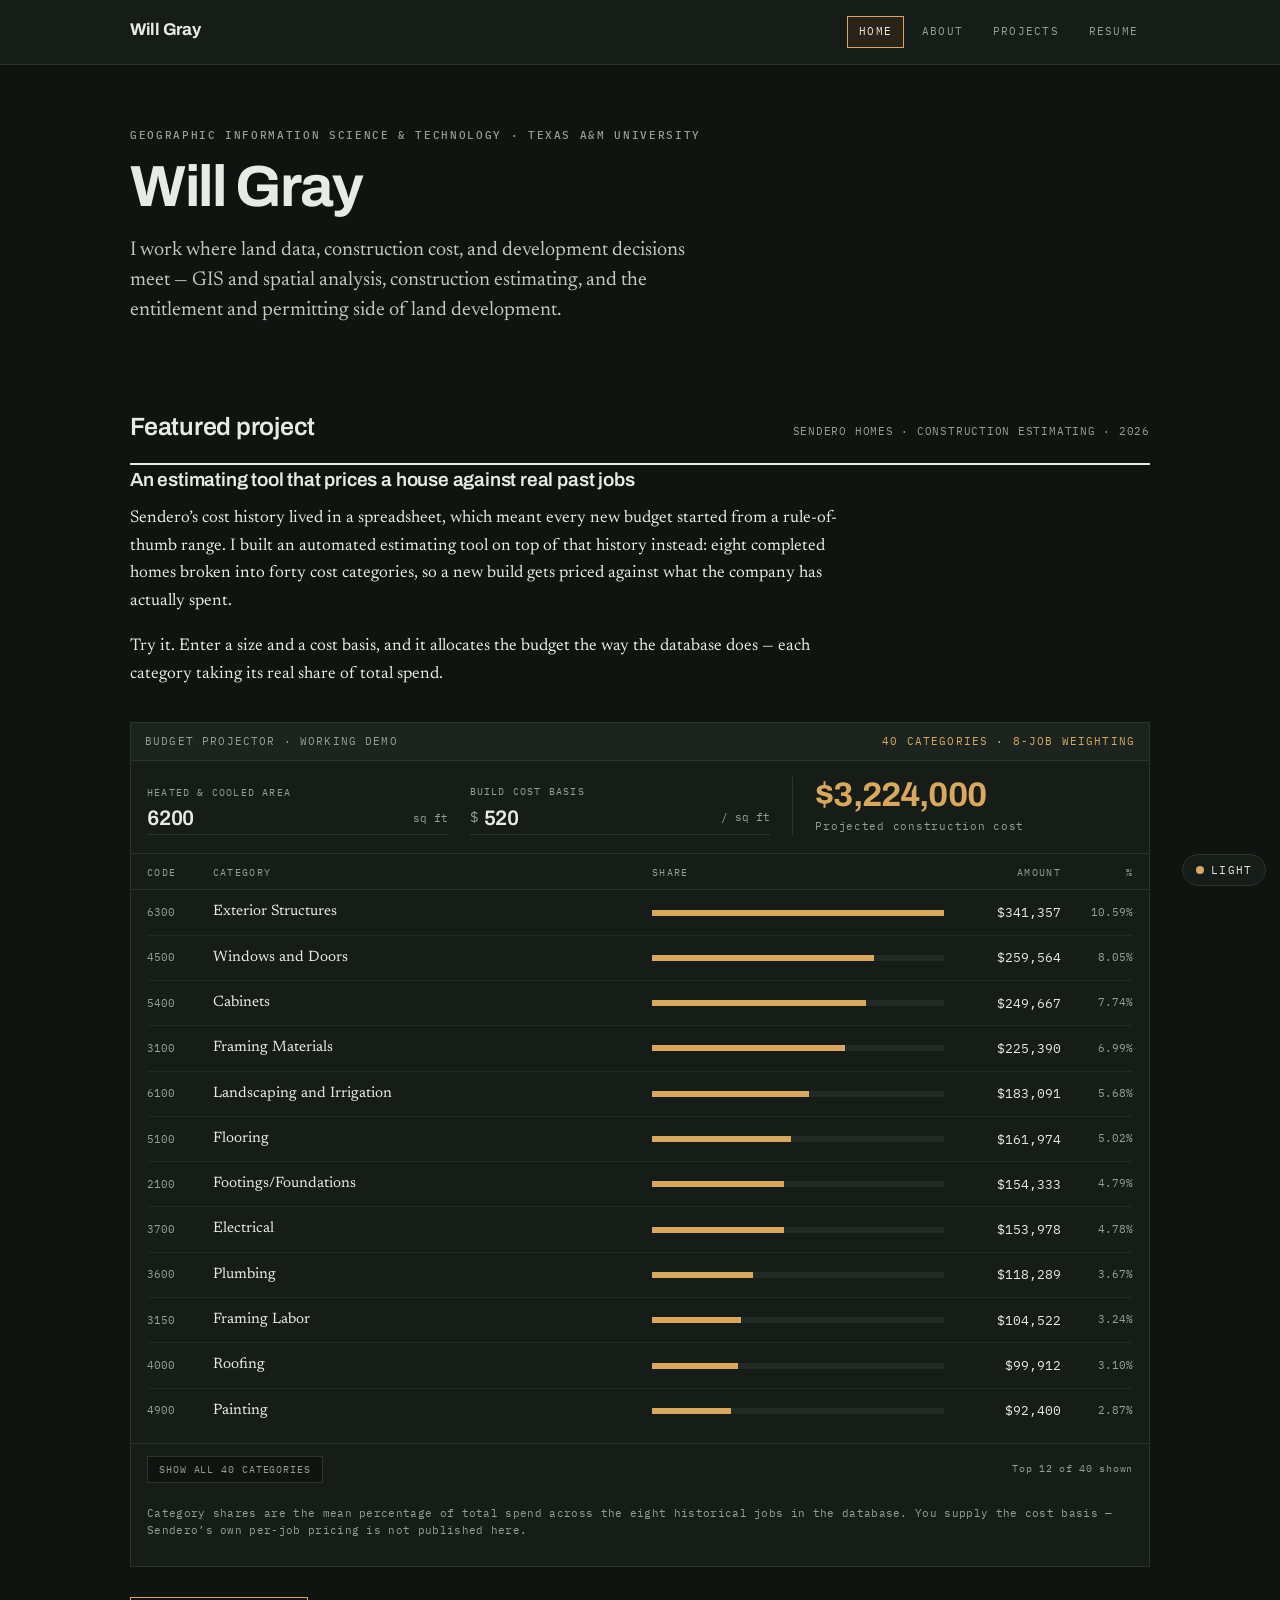
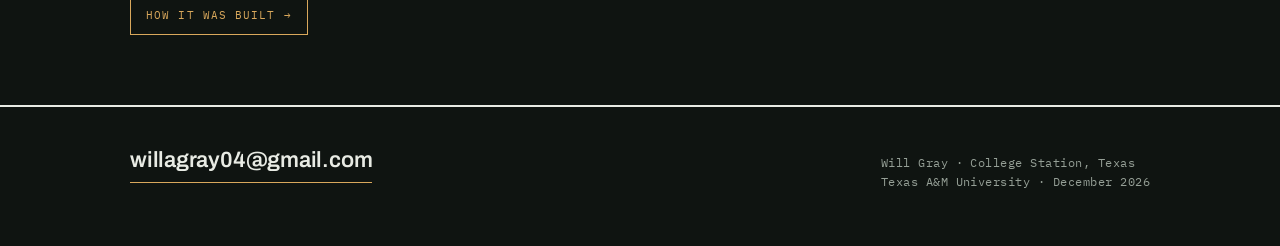
<file: index.html>
<!DOCTYPE html>
<html lang="en" data-theme="dark">
<head>
<meta charset="utf-8">
<meta name="viewport" content="width=device-width, initial-scale=1">
<title>Will Gray — Home</title>
<meta name="description" content="Portfolio of Will Gray — Geographic Information Science &amp; Technology, Texas A&amp;M University, December 2026.">
<link rel="preconnect" href="https://fonts.googleapis.com">
<link rel="preconnect" href="https://fonts.gstatic.com" crossorigin>
<link rel="stylesheet" href="https://fonts.googleapis.com/css2?family=Archivo:wght@500;600;700&family=IBM+Plex+Mono:wght@400;500;600&family=Newsreader:ital,opsz,wght@0,6..72,400;0,6..72,500;0,6..72,600;1,6..72,400&display=swap">
<link rel="stylesheet" href="style.css">
</head>
<body>

<header class="sitehead">
  <div class="frame inner">
    <a class="wordmark" href="index.html">Will Gray</a>
    <nav class="menu" aria-label="Main">
      <a href="index.html" aria-current="page">Home</a>
      <a href="about.html">About</a>
      <a href="projects.html">Projects</a>
      <a href="resume.html">Resume</a>
    </nav>
  </div>
</header>

<main class="frame">

  <div class="pagehead">
    <p class="eyebrow">Geographic Information Science &amp; Technology &middot; Texas A&amp;M University</p>
    <h1>Will Gray</h1>
    <p class="lede">
      I work where land data, construction cost, and development decisions meet &mdash;
      GIS and spatial analysis, construction estimating, and the entitlement and
      permitting side of land development.
    </p>
  </div>

  <div class="sectionhead">
    <h2>Featured project</h2>
    <span class="note">Sendero Homes &middot; Construction estimating &middot; 2026</span>
  </div>

  <div class="prose" style="max-width:74ch">
    <h3 style="margin-top:0">An estimating tool that prices a house against real past jobs</h3>
    <p>
      Sendero&rsquo;s cost history lived in a spreadsheet, which meant every new budget
      started from a rule-of-thumb range. I built an automated estimating tool on top of
      that history instead: eight completed homes broken into forty cost categories, so a
      new build gets priced against what the company has actually spent.
    </p>
    <p>
      Try it. Enter a size and a cost basis, and it allocates the budget the way the
      database does &mdash; each category taking its real share of total spend.
    </p>
  </div>

  <div class="tool" id="tool">
    <div class="panel-bar">
      <span>Budget projector &middot; working demo</span>
      <span class="hi">40 categories &middot; 8-job weighting</span>
    </div>

    <div class="tool-controls">
      <div class="field">
        <label for="t-sqft">Heated &amp; cooled area</label>
        <div class="wrap">
          <input id="t-sqft" type="number" min="500" max="30000" step="50" value="6200" inputmode="numeric">
          <span class="suf">sq ft</span>
        </div>
      </div>
      <div class="field">
        <label for="t-rate">Build cost basis</label>
        <div class="wrap">
          <span class="pre">$</span>
          <input id="t-rate" type="number" min="50" max="2000" step="5" value="520" inputmode="numeric">
          <span class="suf">/ sq ft</span>
        </div>
      </div>
      <div class="tool-total">
        <div class="amt" id="t-total">$3,224,000</div>
        <div class="sub">Projected construction cost</div>
      </div>
    </div>

    <div class="bars-head">
      <span>Code</span>
      <span>Category</span>
      <span>Share</span>
      <span class="r">Amount</span>
      <span class="r">%</span>
    </div>
    <div class="bars" id="t-bars"></div>

    <div class="tool-foot">
      <button class="chip" id="t-toggle" type="button">Show all 40 categories</button>
      <span class="tool-hint" id="t-shown">Top 12 of 40 shown</span>
    </div>

    <p class="tool-note">
      Category shares are the mean percentage of total spend across the eight historical
      jobs in the database. You supply the cost basis &mdash; Sendero&rsquo;s own per-job
      pricing is not published here.
    </p>
  </div>

  <p style="margin-top:1.8em">
    <a class="btn" href="project-2.html">How it was built &rarr;</a>
  </p>

</main>

<footer class="sitefoot">
  <div class="frame inner">
    <a class="mail" href="mailto:willagray04@gmail.com">willagray04@gmail.com</a>
    <div>
      Will Gray &middot; College Station, Texas<br>
      Texas A&amp;M University &middot; December 2026
    </div>
  </div>
</footer>

<button class="themebtn" id="themebtn" type="button" aria-label="Switch colour theme">
  <span class="dot" aria-hidden="true"></span><span id="themelabel">Light</span>
</button>

<script>
(function(){
  var root=document.documentElement,btn=document.getElementById('themebtn'),lab=document.getElementById('themelabel');
  function stored(){try{return localStorage.getItem('wg-theme')}catch(e){return null}}
  function save(v){try{localStorage.setItem('wg-theme',v)}catch(e){}}
  function cur(){return root.getAttribute('data-theme')||'dark'}
  function apply(t){root.setAttribute('data-theme',t);lab.textContent=t==='dark'?'Light':'Dark'}
  var s=stored();
  if(s==='dark'||s==='light'){apply(s)}else{lab.textContent=cur()==='dark'?'Light':'Dark'}
  btn.addEventListener('click',function(){var n=cur()==='dark'?'light':'dark';apply(n);save(n)});
})();
</script>
<script src="estimator.js"></script>

</body>
</html>
</file>
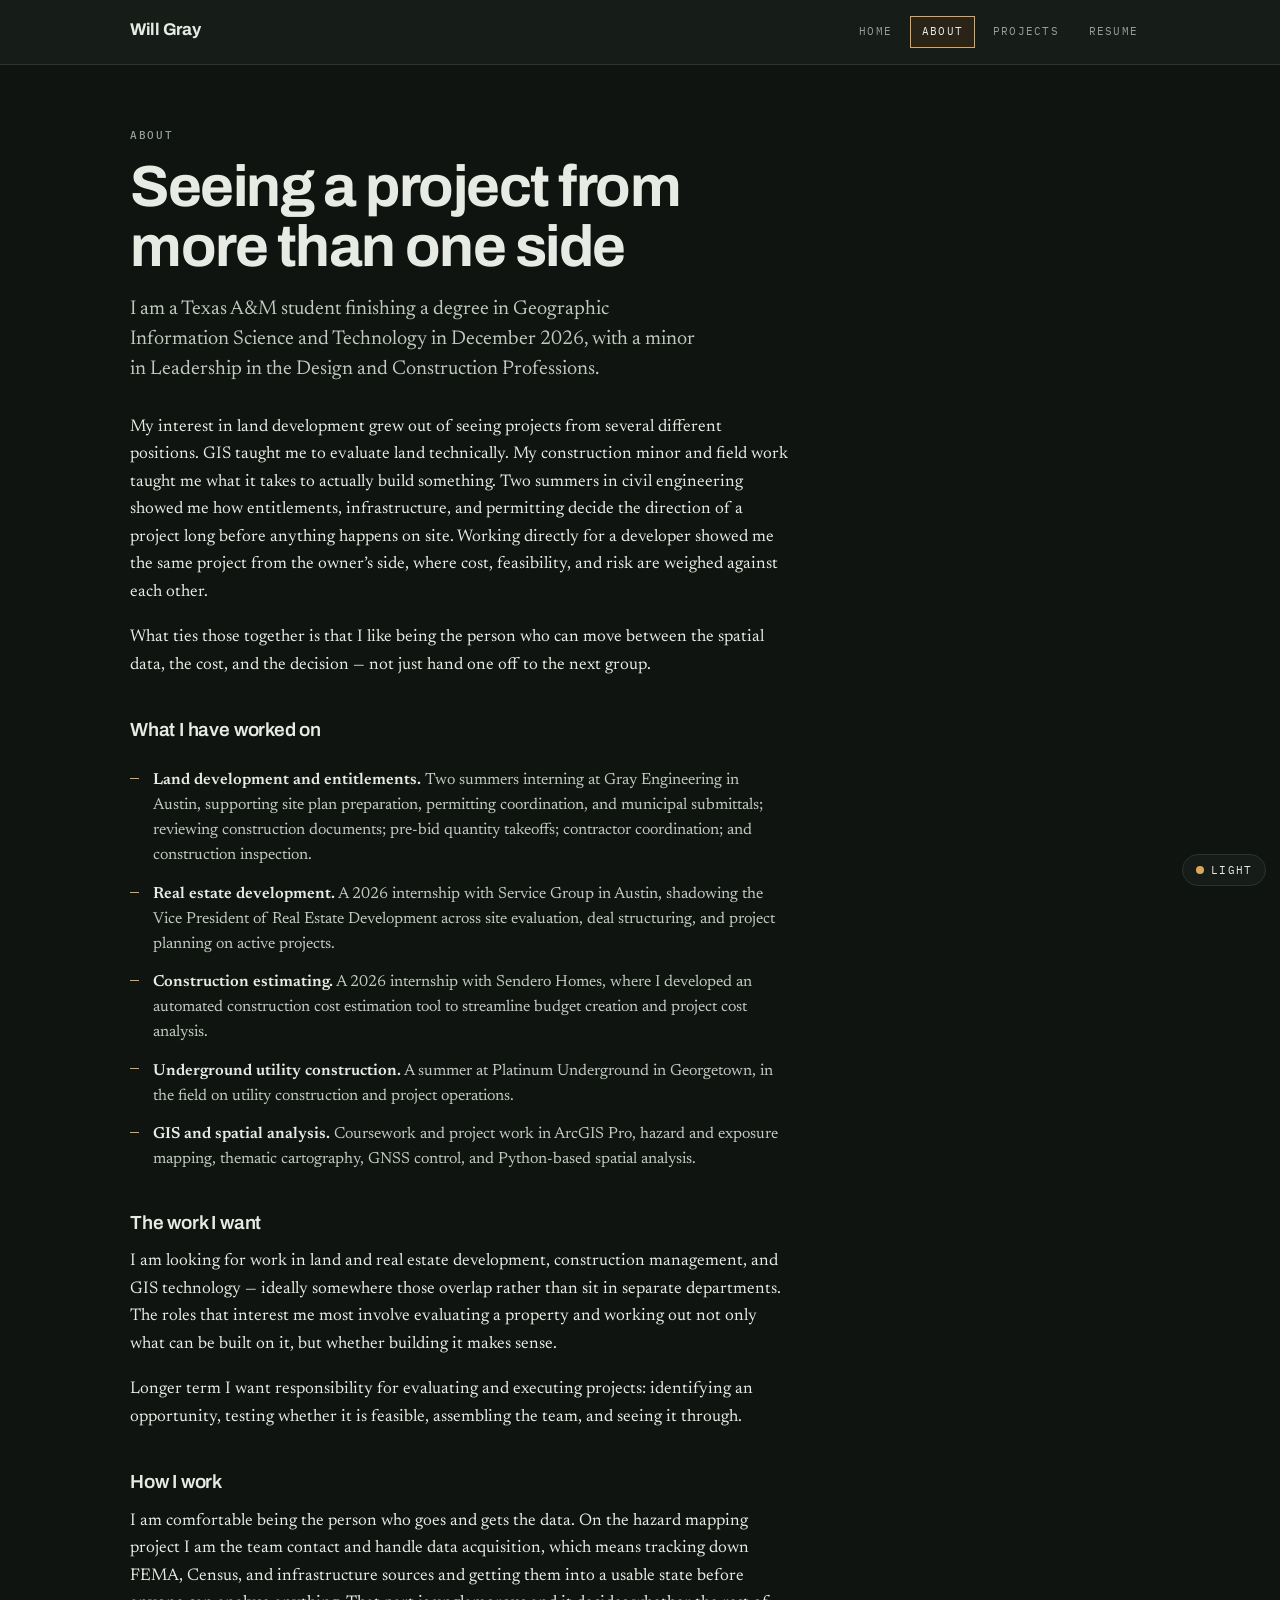
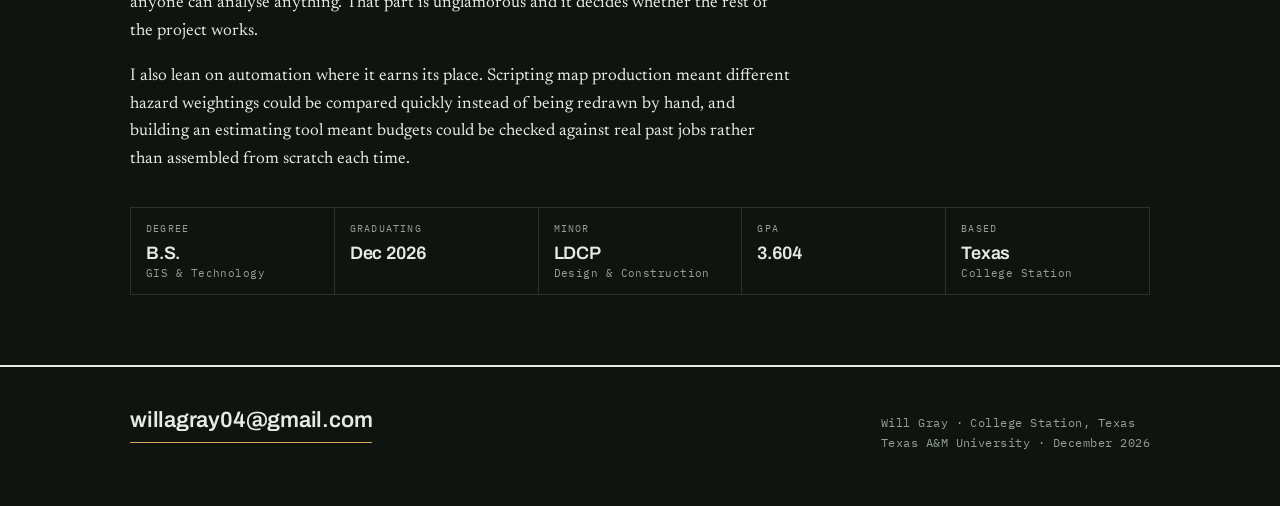
<file: about.html>
<!DOCTYPE html>
<html lang="en" data-theme="dark">
<head>
<meta charset="utf-8">
<meta name="viewport" content="width=device-width, initial-scale=1">
<title>Will Gray — About</title>
<meta name="description" content="About Will Gray and the work he is looking for in land development, construction, and GIS.">
<link rel="preconnect" href="https://fonts.googleapis.com">
<link rel="preconnect" href="https://fonts.gstatic.com" crossorigin>
<link rel="stylesheet" href="https://fonts.googleapis.com/css2?family=Archivo:wght@500;600;700&family=IBM+Plex+Mono:wght@400;500;600&family=Newsreader:ital,opsz,wght@0,6..72,400;0,6..72,500;0,6..72,600;1,6..72,400&display=swap">
<link rel="stylesheet" href="style.css">
</head>
<body>

<header class="sitehead">
  <div class="frame inner">
    <a class="wordmark" href="index.html">Will Gray</a>
    <nav class="menu" aria-label="Main">
      <a href="index.html">Home</a>
      <a href="about.html" aria-current="page">About</a>
      <a href="projects.html">Projects</a>
      <a href="resume.html">Resume</a>
    </nav>
  </div>
</header>

<main class="frame">

  <div class="pagehead">
    <p class="eyebrow">About</p>
    <h1>Seeing a project from more than one side</h1>
    <p class="lede">
      I am a Texas A&amp;M student finishing a degree in Geographic Information Science
      and Technology in December 2026, with a minor in Leadership in the Design and
      Construction Professions.
    </p>
  </div>

  <div class="prose">
    <p>
      My interest in land development grew out of seeing projects from several different
      positions. GIS taught me to evaluate land technically. My construction minor and
      field work taught me what it takes to actually build something. Two summers in civil
      engineering showed me how entitlements, infrastructure, and permitting decide the
      direction of a project long before anything happens on site. Working directly for a
      developer showed me the same project from the owner&rsquo;s side, where cost,
      feasibility, and risk are weighed against each other.
    </p>
    <p>
      What ties those together is that I like being the person who can move between the
      spatial data, the cost, and the decision &mdash; not just hand one off to the next
      group.
    </p>

    <h3>What I have worked on</h3>
    <ul class="detail">
      <li><strong>Land development and entitlements.</strong> Two summers interning at Gray Engineering in Austin, supporting site plan preparation, permitting coordination, and municipal submittals; reviewing construction documents; pre-bid quantity takeoffs; contractor coordination; and construction inspection.</li>
      <li><strong>Real estate development.</strong> A 2026 internship with Service Group in Austin, shadowing the Vice President of Real Estate Development across site evaluation, deal structuring, and project planning on active projects.</li>
      <li><strong>Construction estimating.</strong> A 2026 internship with Sendero Homes, where I developed an automated construction cost estimation tool to streamline budget creation and project cost analysis.</li>
      <li><strong>Underground utility construction.</strong> A summer at Platinum Underground in Georgetown, in the field on utility construction and project operations.</li>
      <li><strong>GIS and spatial analysis.</strong> Coursework and project work in ArcGIS Pro, hazard and exposure mapping, thematic cartography, GNSS control, and Python-based spatial analysis.</li>
    </ul>

    <h3>The work I want</h3>
    <p>
      I am looking for work in land and real estate development, construction management,
      and GIS technology &mdash; ideally somewhere those overlap rather than sit in separate
      departments. The roles that interest me most involve evaluating a property and
      working out not only what can be built on it, but whether building it makes sense.
    </p>
    <p>
      Longer term I want responsibility for evaluating and executing projects: identifying
      an opportunity, testing whether it is feasible, assembling the team, and seeing it
      through.
    </p>

    <h3>How I work</h3>
    <p>
      I am comfortable being the person who goes and gets the data. On the hazard mapping
      project I am the team contact and handle data acquisition, which means tracking down
      FEMA, Census, and infrastructure sources and getting them into a usable state before
      anyone can analyse anything. That part is unglamorous and it decides whether the rest
      of the project works.
    </p>
    <p>
      I also lean on automation where it earns its place. Scripting map production meant
      different hazard weightings could be compared quickly instead of being redrawn by
      hand, and building an estimating tool meant budgets could be checked against real
      past jobs rather than assembled from scratch each time.
    </p>
  </div>

  <dl class="notes">
    <div><dt>Degree</dt><dd>B.S.<span class="u">GIS &amp; Technology</span></dd></div>
    <div><dt>Graduating</dt><dd>Dec 2026</dd></div>
    <div><dt>Minor</dt><dd>LDCP<span class="u">Design &amp; Construction</span></dd></div>
    <div><dt>GPA</dt><dd>3.604</dd></div>
    <div><dt>Based</dt><dd>Texas<span class="u">College Station</span></dd></div>
  </dl>

</main>

<footer class="sitefoot">
  <div class="frame inner">
    <a class="mail" href="mailto:willagray04@gmail.com">willagray04@gmail.com</a>
    <div>
      Will Gray &middot; College Station, Texas<br>
      Texas A&amp;M University &middot; December 2026
    </div>
  </div>
</footer>

<button class="themebtn" id="themebtn" type="button" aria-label="Switch colour theme">
  <span class="dot" aria-hidden="true"></span><span id="themelabel">Light</span>
</button>

<script>
(function(){
  var root=document.documentElement,btn=document.getElementById('themebtn'),lab=document.getElementById('themelabel');
  function stored(){try{return localStorage.getItem('wg-theme')}catch(e){return null}}
  function save(v){try{localStorage.setItem('wg-theme',v)}catch(e){}}
  function cur(){return root.getAttribute('data-theme')||'dark'}
  function apply(t){root.setAttribute('data-theme',t);lab.textContent=t==='dark'?'Light':'Dark'}
  var s=stored();
  if(s==='dark'||s==='light'){apply(s)}else{lab.textContent=cur()==='dark'?'Light':'Dark'}
  btn.addEventListener('click',function(){var n=cur()==='dark'?'light':'dark';apply(n);save(n)});
})();
</script>

</body>
</html>
</file>
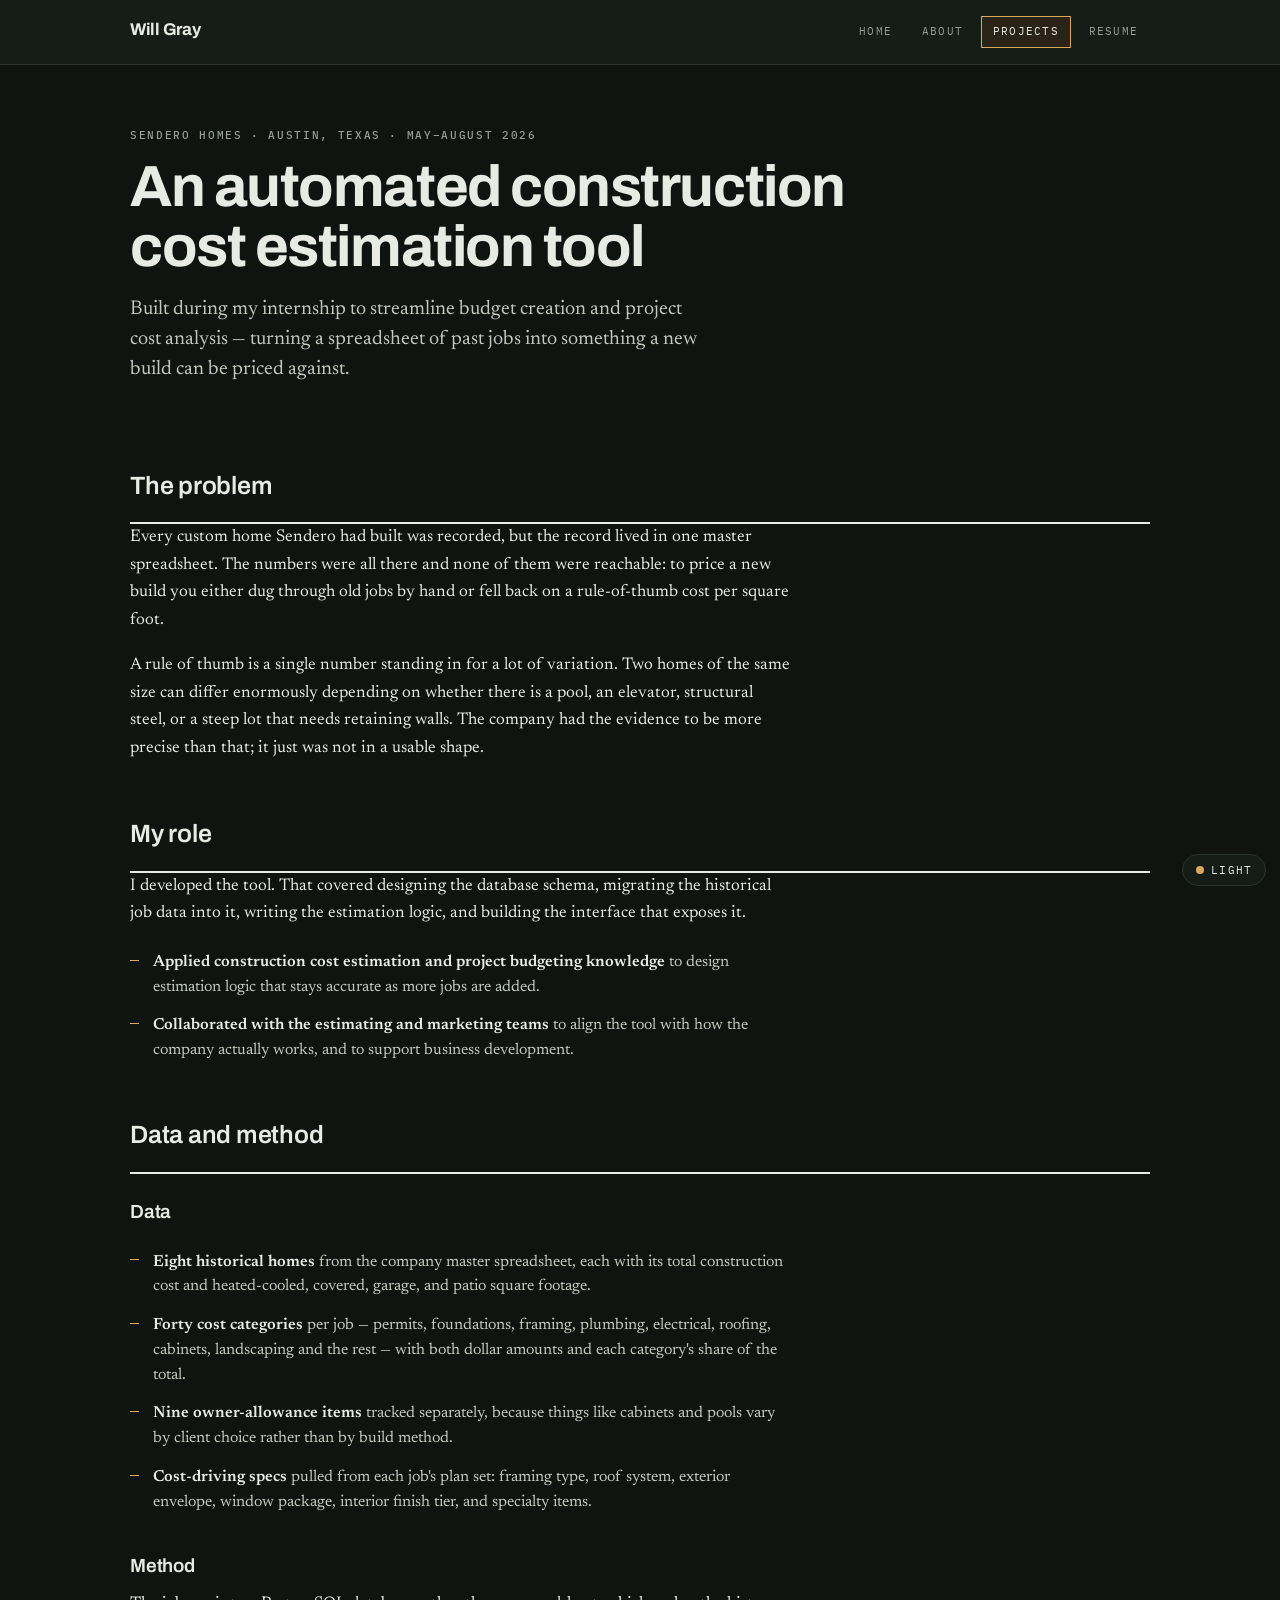
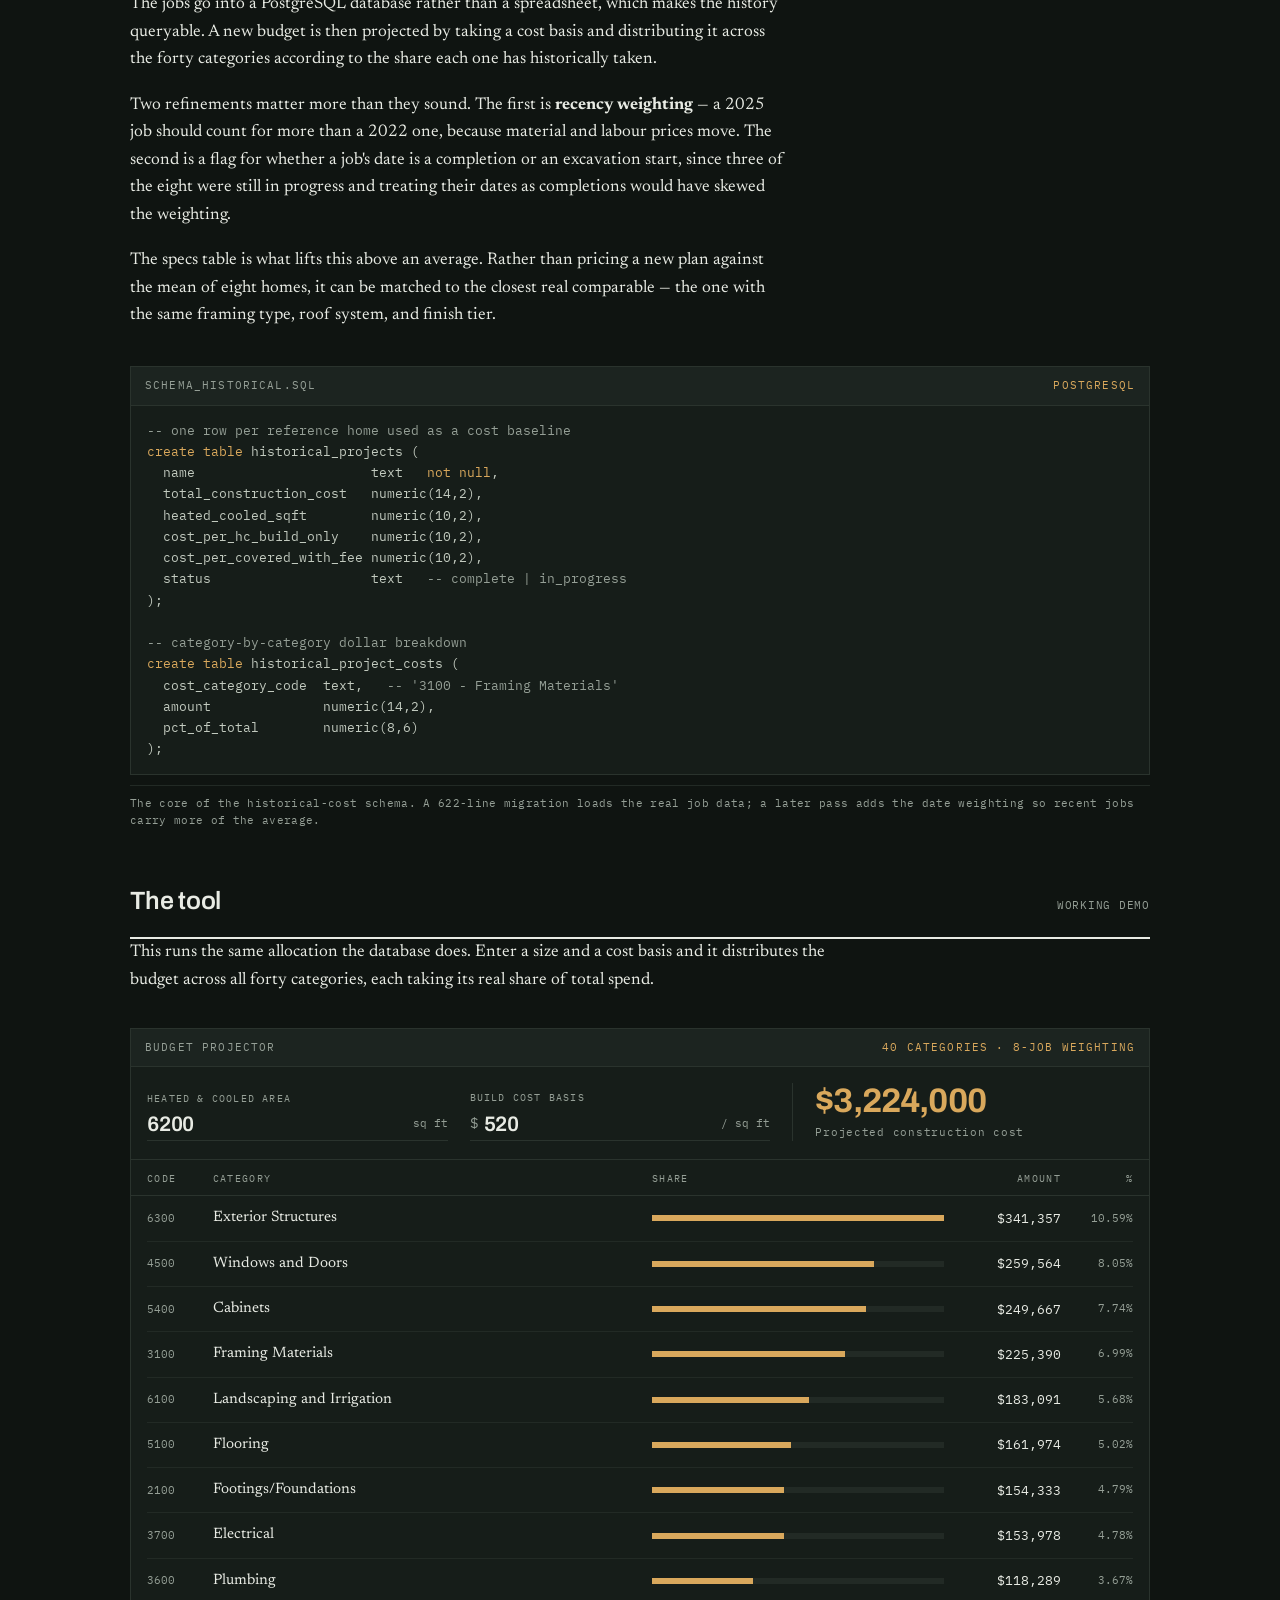
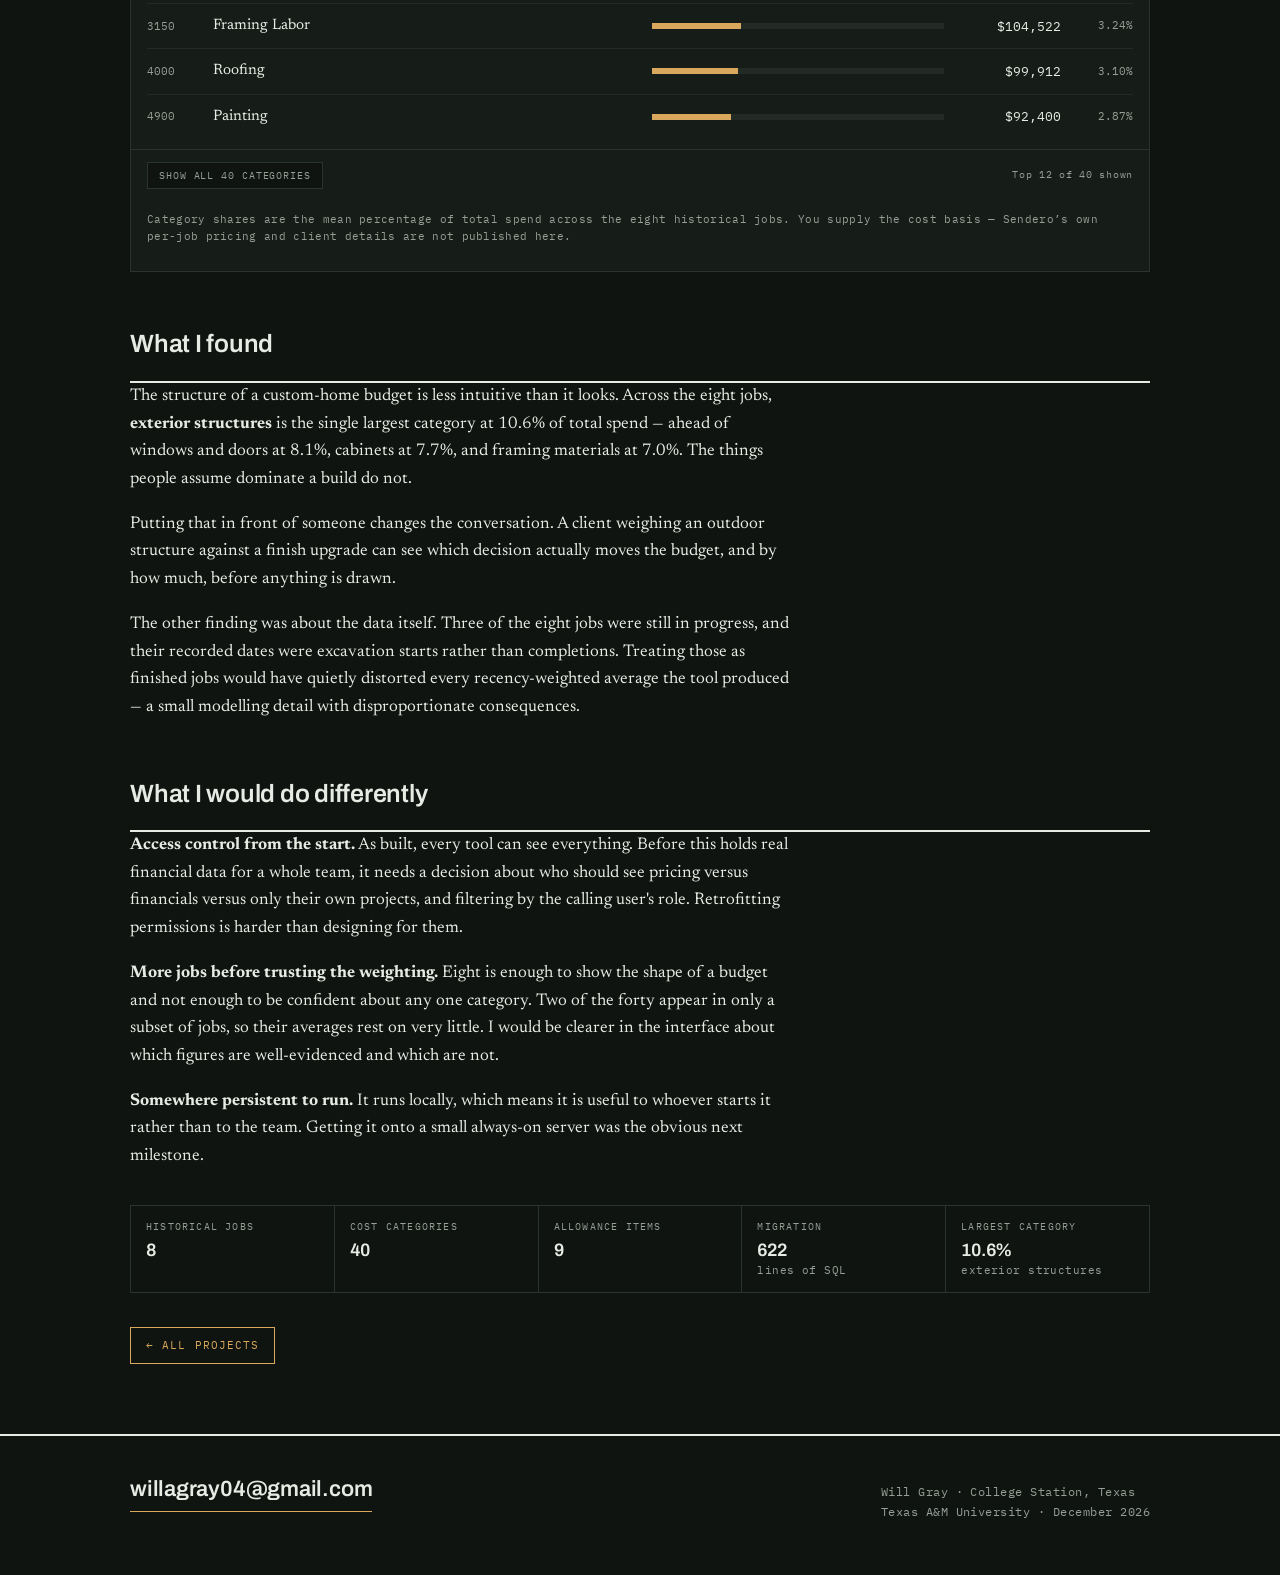
<file: project-2.html>
<!DOCTYPE html>
<html lang="en" data-theme="dark">
<head>
<meta charset="utf-8">
<meta name="viewport" content="width=device-width, initial-scale=1">
<title>Will Gray — Construction Estimating Tool</title>
<meta name="description" content="An automated construction cost estimation tool built for Sendero Homes — problem, role, data and method.">
<link rel="preconnect" href="https://fonts.googleapis.com">
<link rel="preconnect" href="https://fonts.gstatic.com" crossorigin>
<link rel="stylesheet" href="https://fonts.googleapis.com/css2?family=Archivo:wght@500;600;700&family=IBM+Plex+Mono:wght@400;500;600&family=Newsreader:ital,opsz,wght@0,6..72,400;0,6..72,500;0,6..72,600;1,6..72,400&display=swap">
<link rel="stylesheet" href="style.css">
<style>
  .codeblock{
    border:1px solid var(--rule);
    background:var(--surface);
    font-family:var(--ff-mono);
    font-size:12.5px;
    line-height:1.7;
  }
  .codeblock .body{padding:14px 16px;overflow-x:auto}
  .codeblock pre{margin:0;font:inherit;color:var(--ink-2);white-space:pre}
  .codeblock .k{color:var(--brass)}
  .codeblock .c{color:var(--mute)}
</style>
</head>
<body>

<header class="sitehead">
  <div class="frame inner">
    <a class="wordmark" href="index.html">Will Gray</a>
    <nav class="menu" aria-label="Main">
      <a href="index.html">Home</a>
      <a href="about.html">About</a>
      <a href="projects.html" aria-current="page">Projects</a>
      <a href="resume.html">Resume</a>
    </nav>
  </div>
</header>

<main class="frame">

  <div class="pagehead">
    <p class="eyebrow">Sendero Homes &middot; Austin, Texas &middot; May&ndash;August 2026</p>
    <h1>An automated construction cost estimation tool</h1>
    <p class="lede">
      Built during my internship to streamline budget creation and project cost analysis
      &mdash; turning a spreadsheet of past jobs into something a new build can be priced
      against.
    </p>
  </div>

  <div class="sectionhead"><h2>The problem</h2></div>
  <div class="prose">
    <p>
      Every custom home Sendero had built was recorded, but the record lived in one master
      spreadsheet. The numbers were all there and none of them were reachable: to price a
      new build you either dug through old jobs by hand or fell back on a rule-of-thumb
      cost per square foot.
    </p>
    <p>
      A rule of thumb is a single number standing in for a lot of variation. Two homes of
      the same size can differ enormously depending on whether there is a pool, an
      elevator, structural steel, or a steep lot that needs retaining walls. The company
      had the evidence to be more precise than that; it just was not in a usable shape.
    </p>
  </div>

  <div class="sectionhead"><h2>My role</h2></div>
  <div class="prose">
    <p>
      I developed the tool. That covered designing the database schema, migrating the
      historical job data into it, writing the estimation logic, and building the interface
      that exposes it.
    </p>
    <ul class="detail">
      <li><strong>Applied construction cost estimation and project budgeting knowledge</strong> to design estimation logic that stays accurate as more jobs are added.</li>
      <li><strong>Collaborated with the estimating and marketing teams</strong> to align the tool with how the company actually works, and to support business development.</li>
    </ul>
  </div>

  <div class="sectionhead"><h2>Data and method</h2></div>
  <div class="prose">
    <h3 style="margin-top:1.2em">Data</h3>
    <ul class="detail">
      <li><strong>Eight historical homes</strong> from the company master spreadsheet, each with its total construction cost and heated-cooled, covered, garage, and patio square footage.</li>
      <li><strong>Forty cost categories</strong> per job &mdash; permits, foundations, framing, plumbing, electrical, roofing, cabinets, landscaping and the rest &mdash; with both dollar amounts and each category's share of the total.</li>
      <li><strong>Nine owner-allowance items</strong> tracked separately, because things like cabinets and pools vary by client choice rather than by build method.</li>
      <li><strong>Cost-driving specs</strong> pulled from each job's plan set: framing type, roof system, exterior envelope, window package, interior finish tier, and specialty items.</li>
    </ul>

    <h3>Method</h3>
    <p>
      The jobs go into a PostgreSQL database rather than a spreadsheet, which makes the
      history queryable. A new budget is then projected by taking a cost basis and
      distributing it across the forty categories according to the share each one has
      historically taken.
    </p>
    <p>
      Two refinements matter more than they sound. The first is <strong>recency
      weighting</strong> &mdash; a 2025 job should count for more than a 2022 one, because
      material and labour prices move. The second is a flag for whether a job's date is a
      completion or an excavation start, since three of the eight were still in progress and
      treating their dates as completions would have skewed the weighting.
    </p>
    <p>
      The specs table is what lifts this above an average. Rather than pricing a new plan
      against the mean of eight homes, it can be matched to the closest real comparable
      &mdash; the one with the same framing type, roof system, and finish tier.
    </p>
  </div>

  <figure>
    <div class="codeblock">
      <div class="panel-bar"><span>schema_historical.sql</span><span class="hi">PostgreSQL</span></div>
      <div class="body">
<pre><span class="c">-- one row per reference home used as a cost baseline</span>
<span class="k">create table</span> historical_projects (
  name                      text   <span class="k">not null</span>,
  total_construction_cost   numeric(14,2),
  heated_cooled_sqft        numeric(10,2),
  cost_per_hc_build_only    numeric(10,2),
  cost_per_covered_with_fee numeric(10,2),
  status                    text   <span class="c">-- complete | in_progress</span>
);

<span class="c">-- category-by-category dollar breakdown</span>
<span class="k">create table</span> historical_project_costs (
  cost_category_code  text,   <span class="c">-- '3100 - Framing Materials'</span>
  amount              numeric(14,2),
  pct_of_total        numeric(8,6)
);</pre>
      </div>
    </div>
    <figcaption>
      The core of the historical-cost schema. A 622-line migration loads the real job data;
      a later pass adds the date weighting so recent jobs carry more of the average.
    </figcaption>
  </figure>

  <div class="sectionhead">
    <h2>The tool</h2>
    <span class="note">Working demo</span>
  </div>

  <div class="prose" style="max-width:74ch">
    <p>
      This runs the same allocation the database does. Enter a size and a cost basis and it
      distributes the budget across all forty categories, each taking its real share of
      total spend.
    </p>
  </div>

  <div class="tool" id="tool">
    <div class="panel-bar">
      <span>Budget projector</span>
      <span class="hi">40 categories &middot; 8-job weighting</span>
    </div>

    <div class="tool-controls">
      <div class="field">
        <label for="t-sqft">Heated &amp; cooled area</label>
        <div class="wrap">
          <input id="t-sqft" type="number" min="500" max="30000" step="50" value="6200" inputmode="numeric">
          <span class="suf">sq ft</span>
        </div>
      </div>
      <div class="field">
        <label for="t-rate">Build cost basis</label>
        <div class="wrap">
          <span class="pre">$</span>
          <input id="t-rate" type="number" min="50" max="2000" step="5" value="520" inputmode="numeric">
          <span class="suf">/ sq ft</span>
        </div>
      </div>
      <div class="tool-total">
        <div class="amt" id="t-total">$3,224,000</div>
        <div class="sub">Projected construction cost</div>
      </div>
    </div>

    <div class="bars-head">
      <span>Code</span>
      <span>Category</span>
      <span>Share</span>
      <span class="r">Amount</span>
      <span class="r">%</span>
    </div>
    <div class="bars" id="t-bars"></div>

    <div class="tool-foot">
      <button class="chip" id="t-toggle" type="button">Show all 40 categories</button>
      <span class="tool-hint" id="t-shown">Top 12 of 40 shown</span>
    </div>

    <p class="tool-note">
      Category shares are the mean percentage of total spend across the eight historical
      jobs. You supply the cost basis &mdash; Sendero&rsquo;s own per-job pricing and client
      details are not published here.
    </p>
  </div>

  <div class="sectionhead"><h2>What I found</h2></div>
  <div class="prose">
    <p>
      The structure of a custom-home budget is less intuitive than it looks. Across the
      eight jobs, <strong>exterior structures</strong> is the single largest category at
      10.6% of total spend &mdash; ahead of windows and doors at 8.1%, cabinets at 7.7%, and
      framing materials at 7.0%. The things people assume dominate a build do not.
    </p>
    <p>
      Putting that in front of someone changes the conversation. A client weighing an
      outdoor structure against a finish upgrade can see which decision actually moves the
      budget, and by how much, before anything is drawn.
    </p>
    <p>
      The other finding was about the data itself. Three of the eight jobs were still in
      progress, and their recorded dates were excavation starts rather than completions.
      Treating those as finished jobs would have quietly distorted every recency-weighted
      average the tool produced &mdash; a small modelling detail with disproportionate
      consequences.
    </p>
  </div>

  <div class="sectionhead"><h2>What I would do differently</h2></div>
  <div class="prose">
    <p>
      <strong>Access control from the start.</strong> As built, every tool can see
      everything. Before this holds real financial data for a whole team, it needs a
      decision about who should see pricing versus financials versus only their own
      projects, and filtering by the calling user's role. Retrofitting permissions is harder
      than designing for them.
    </p>
    <p>
      <strong>More jobs before trusting the weighting.</strong> Eight is enough to show the
      shape of a budget and not enough to be confident about any one category. Two of the
      forty appear in only a subset of jobs, so their averages rest on very little. I would
      be clearer in the interface about which figures are well-evidenced and which are not.
    </p>
    <p>
      <strong>Somewhere persistent to run.</strong> It runs locally, which means it is
      useful to whoever starts it rather than to the team. Getting it onto a small always-on
      server was the obvious next milestone.
    </p>
  </div>

  <dl class="notes">
    <div><dt>Historical jobs</dt><dd>8</dd></div>
    <div><dt>Cost categories</dt><dd>40</dd></div>
    <div><dt>Allowance items</dt><dd>9</dd></div>
    <div><dt>Migration</dt><dd>622<span class="u">lines of SQL</span></dd></div>
    <div><dt>Largest category</dt><dd>10.6%<span class="u">exterior structures</span></dd></div>
  </dl>

  <p style="margin-top:2em">
    <a class="btn" href="projects.html">&larr; All projects</a>
  </p>

</main>

<footer class="sitefoot">
  <div class="frame inner">
    <a class="mail" href="mailto:willagray04@gmail.com">willagray04@gmail.com</a>
    <div>
      Will Gray &middot; College Station, Texas<br>
      Texas A&amp;M University &middot; December 2026
    </div>
  </div>
</footer>

<button class="themebtn" id="themebtn" type="button" aria-label="Switch colour theme">
  <span class="dot" aria-hidden="true"></span><span id="themelabel">Light</span>
</button>

<script>
(function(){
  var root=document.documentElement,btn=document.getElementById('themebtn'),lab=document.getElementById('themelabel');
  function stored(){try{return localStorage.getItem('wg-theme')}catch(e){return null}}
  function save(v){try{localStorage.setItem('wg-theme',v)}catch(e){}}
  function cur(){return root.getAttribute('data-theme')||'dark'}
  function apply(t){root.setAttribute('data-theme',t);lab.textContent=t==='dark'?'Light':'Dark'}
  var s=stored();
  if(s==='dark'||s==='light'){apply(s)}else{lab.textContent=cur()==='dark'?'Light':'Dark'}
  btn.addEventListener('click',function(){var n=cur()==='dark'?'light':'dark';apply(n);save(n)});
})();
</script>
<script src="estimator.js"></script>

</body>
</html>
</file>
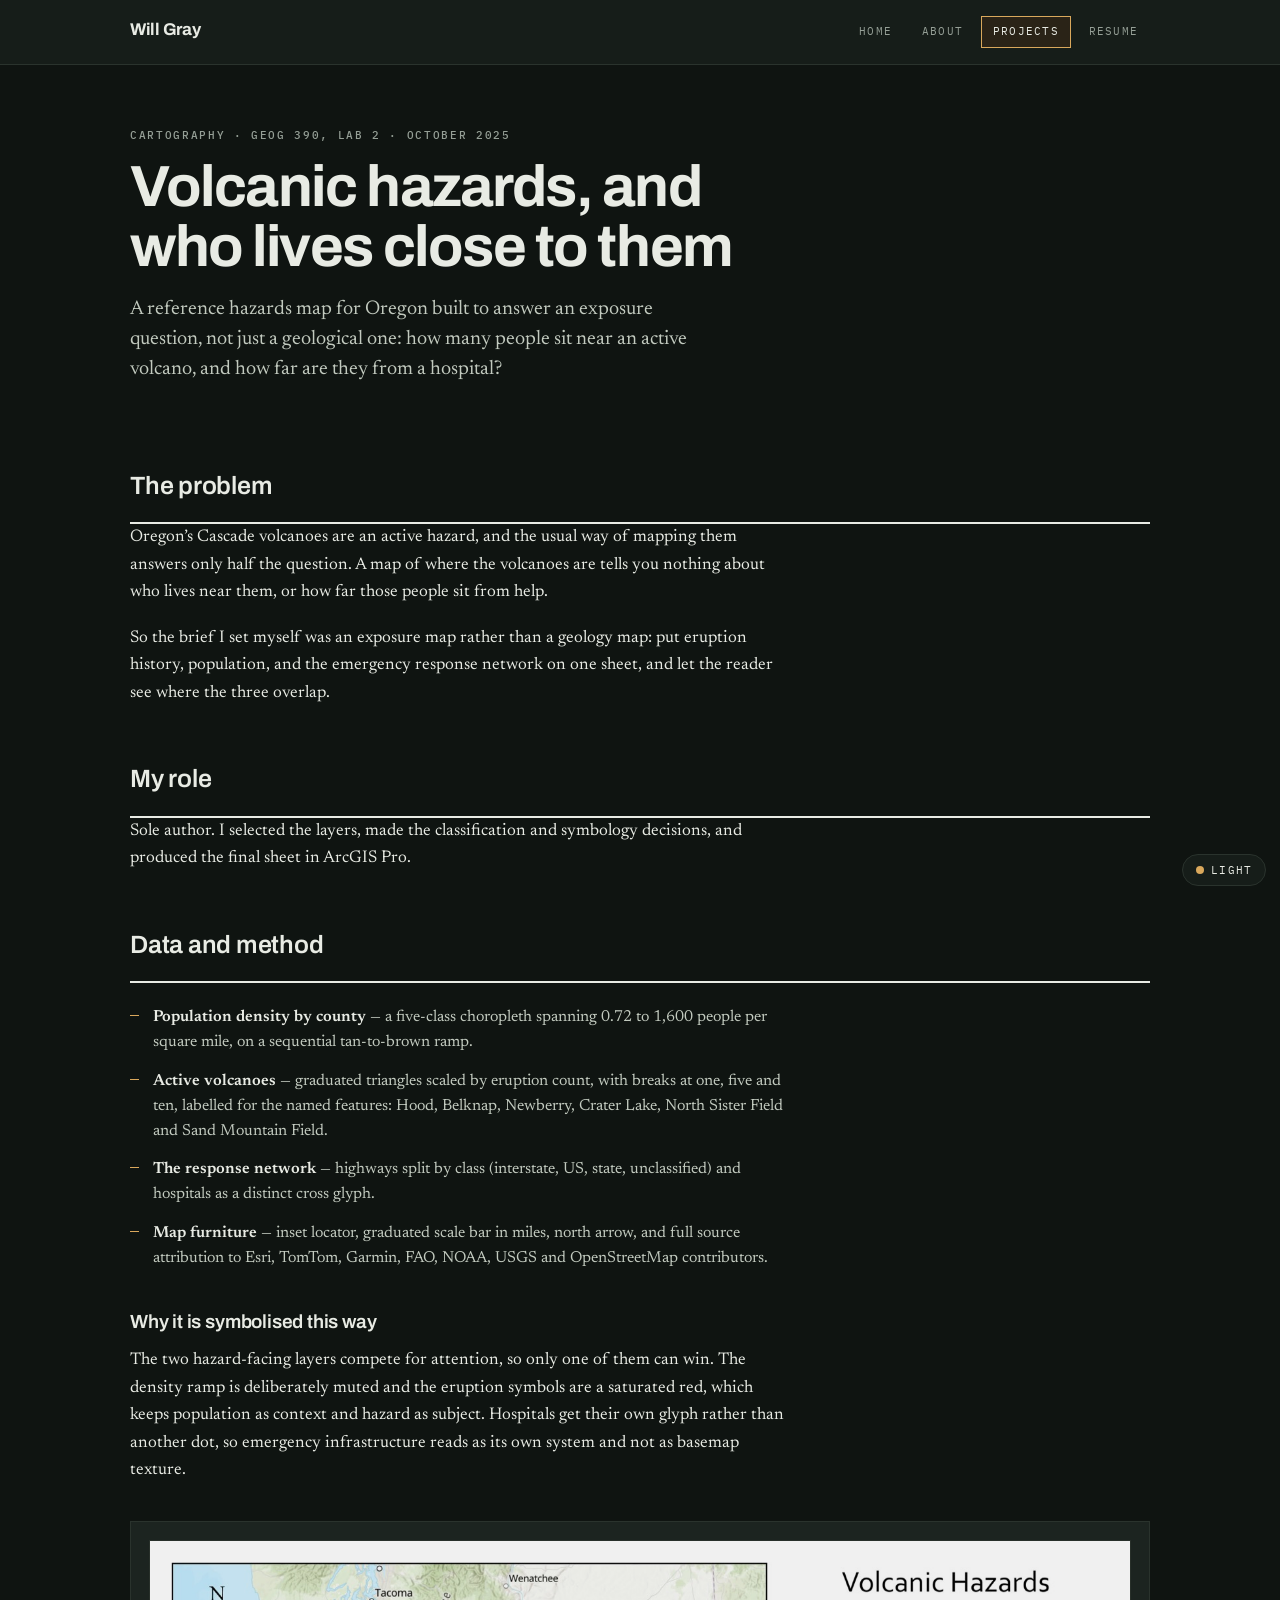
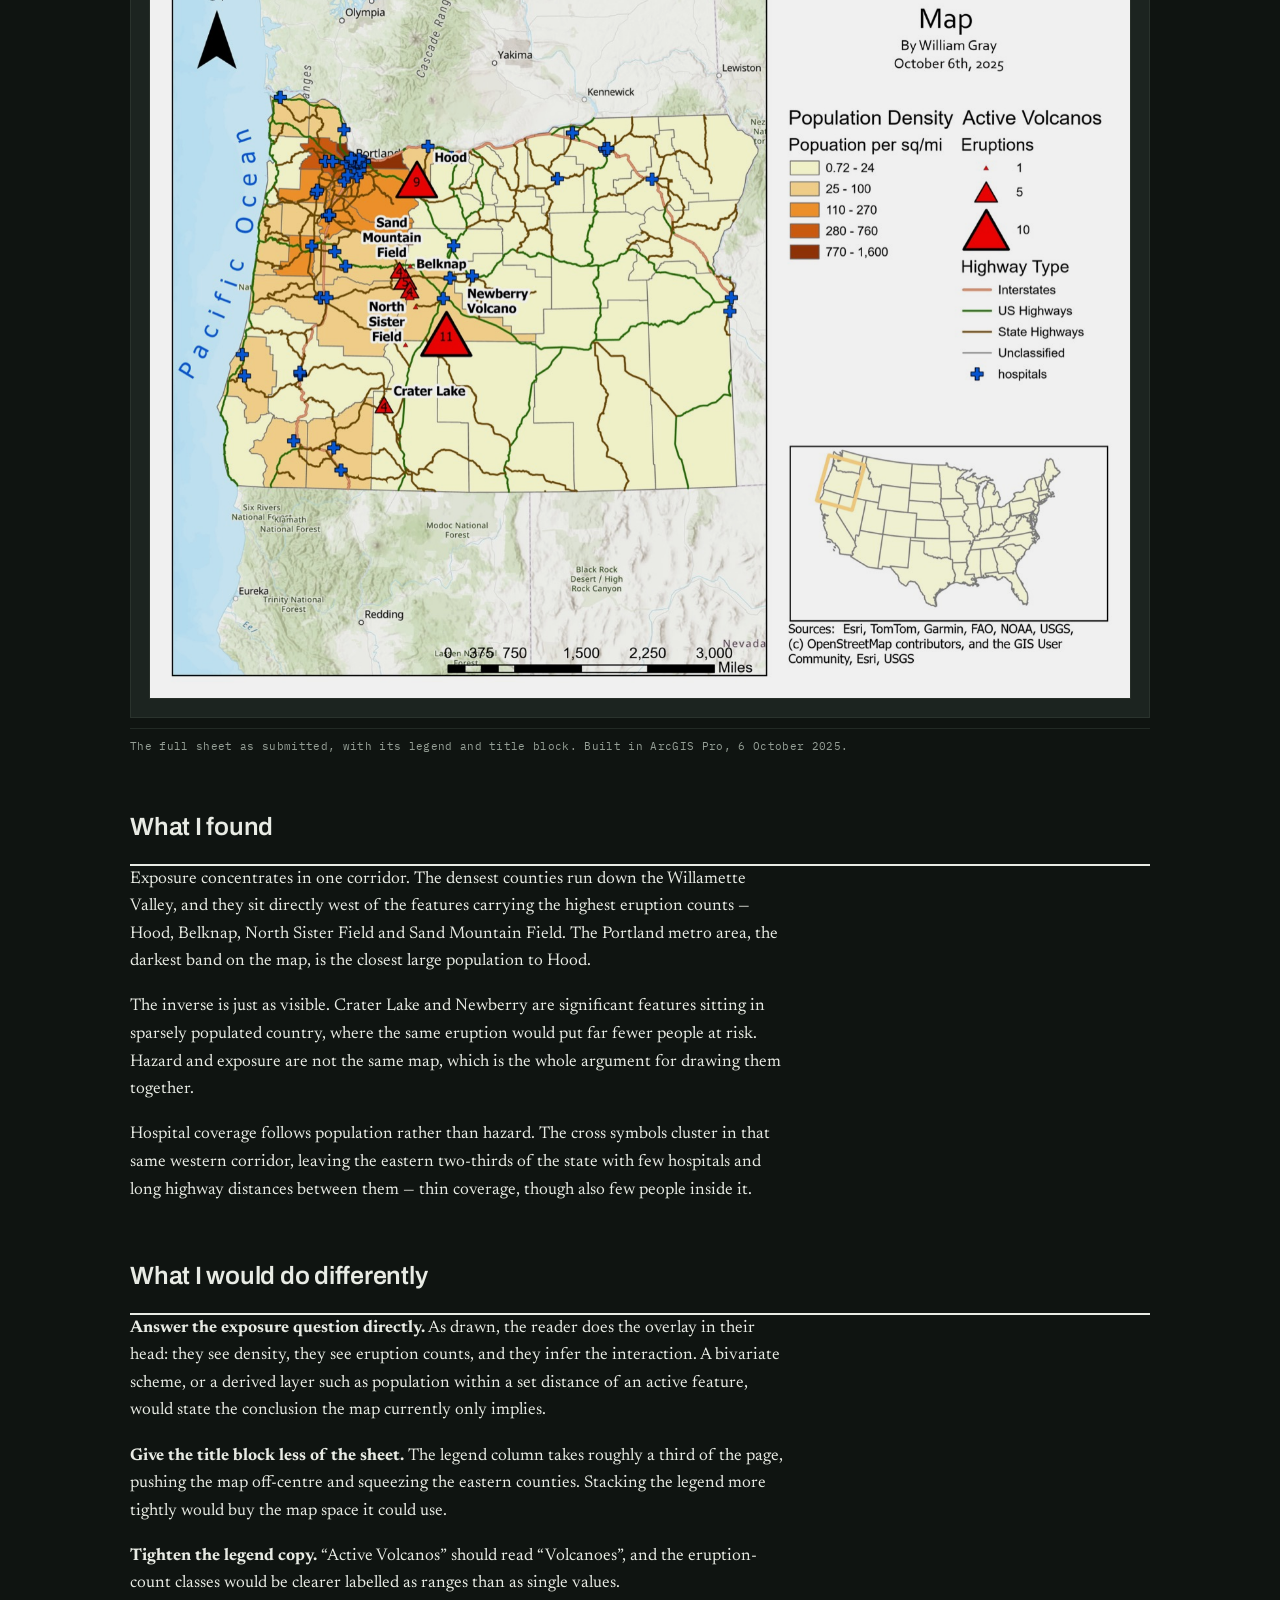
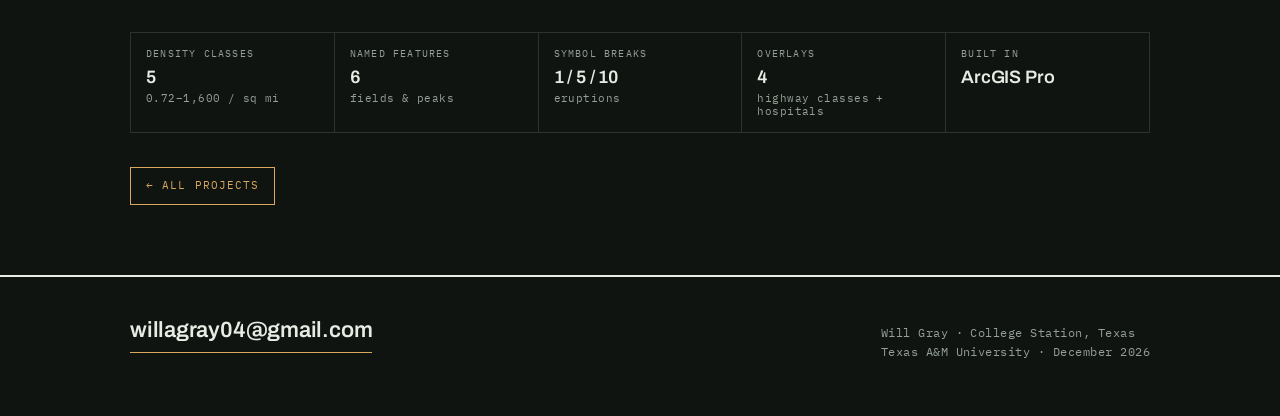
<file: project-3.html>
<!DOCTYPE html>
<html lang="en" data-theme="dark">
<head>
<meta charset="utf-8">
<meta name="viewport" content="width=device-width, initial-scale=1">
<title>Will Gray — Volcanic Hazards Map</title>
<meta name="description" content="Volcanic Hazards Map of Oregon - pairing eruption history with population density and the emergency response network.">
<link rel="preconnect" href="https://fonts.googleapis.com">
<link rel="preconnect" href="https://fonts.gstatic.com" crossorigin>
<link rel="stylesheet" href="https://fonts.googleapis.com/css2?family=Archivo:wght@500;600;700&family=IBM+Plex+Mono:wght@400;500;600&family=Newsreader:ital,opsz,wght@0,6..72,400;0,6..72,500;0,6..72,600;1,6..72,400&display=swap">
<link rel="stylesheet" href="style.css">
</head>
<body>

<header class="sitehead">
  <div class="frame inner">
    <a class="wordmark" href="index.html">Will Gray</a>
    <nav class="menu" aria-label="Main">
      <a href="index.html">Home</a>
      <a href="about.html">About</a>
      <a href="projects.html" aria-current="page">Projects</a>
      <a href="resume.html">Resume</a>
    </nav>
  </div>
</header>

<main class="frame">

  <div class="pagehead">
    <p class="eyebrow">Cartography &middot; GEOG 390, Lab 2 &middot; October 2025</p>
    <h1>Volcanic hazards, and who lives close to them</h1>
    <p class="lede">A reference hazards map for Oregon built to answer an exposure question, not just a geological one: how many people sit near an active volcano, and how far are they from a hospital?</p>
  </div>

  <div class="sectionhead"><h2>The problem</h2></div>
  <div class="prose">
    <p>
      Oregon&rsquo;s Cascade volcanoes are an active hazard, and the usual way of mapping
      them answers only half the question. A map of where the volcanoes are tells you
      nothing about who lives near them, or how far those people sit from help.
    </p>
    <p>
      So the brief I set myself was an exposure map rather than a geology map: put eruption
      history, population, and the emergency response network on one sheet, and let the
      reader see where the three overlap.
    </p>
  </div>

  <div class="sectionhead"><h2>My role</h2></div>
  <div class="prose">
    <p>
      Sole author. I selected the layers, made the classification and symbology decisions,
      and produced the final sheet in ArcGIS Pro.
    </p>
  </div>

  <div class="sectionhead"><h2>Data and method</h2></div>
  <div class="prose">
    <ul class="detail">
      <li><strong>Population density by county</strong> &mdash; a five-class choropleth spanning 0.72 to 1,600 people per square mile, on a sequential tan-to-brown ramp.</li>
      <li><strong>Active volcanoes</strong> &mdash; graduated triangles scaled by eruption count, with breaks at one, five and ten, labelled for the named features: Hood, Belknap, Newberry, Crater Lake, North Sister Field and Sand Mountain Field.</li>
      <li><strong>The response network</strong> &mdash; highways split by class (interstate, US, state, unclassified) and hospitals as a distinct cross glyph.</li>
      <li><strong>Map furniture</strong> &mdash; inset locator, graduated scale bar in miles, north arrow, and full source attribution to Esri, TomTom, Garmin, FAO, NOAA, USGS and OpenStreetMap contributors.</li>
    </ul>

    <h3>Why it is symbolised this way</h3>
    <p>
      The two hazard-facing layers compete for attention, so only one of them can win. The
      density ramp is deliberately muted and the eruption symbols are a saturated red, which
      keeps population as context and hazard as subject. Hospitals get their own glyph
      rather than another dot, so emergency infrastructure reads as its own system and not
      as basemap texture.
    </p>
  </div>

  <figure>
    <div class="sheet">
      <img class="sheet-img" src="assets/volcanic-hazards-oregon.jpg" width="1500" height="1159"
           alt="Volcanic Hazards Map of Oregon: county population density as a tan-to-brown choropleth, active volcanoes as graduated red triangles, highways, hospitals, legend, inset locator and scale bar.">
    </div>
    <figcaption>
      The full sheet as submitted, with its legend and title block. Built in ArcGIS Pro,
      6 October 2025.
    </figcaption>
  </figure>

  <div class="sectionhead"><h2>What I found</h2></div>
  <div class="prose">
    <p>
      Exposure concentrates in one corridor. The densest counties run down the Willamette
      Valley, and they sit directly west of the features carrying the highest eruption
      counts &mdash; Hood, Belknap, North Sister Field and Sand Mountain Field. The Portland
      metro area, the darkest band on the map, is the closest large population to Hood.
    </p>
    <p>
      The inverse is just as visible. Crater Lake and Newberry are significant features
      sitting in sparsely populated country, where the same eruption would put far fewer
      people at risk. Hazard and exposure are not the same map, which is the whole argument
      for drawing them together.
    </p>
    <p>
      Hospital coverage follows population rather than hazard. The cross symbols cluster in
      that same western corridor, leaving the eastern two-thirds of the state with few
      hospitals and long highway distances between them &mdash; thin coverage, though also
      few people inside it.
    </p>
  </div>

  <div class="sectionhead"><h2>What I would do differently</h2></div>
  <div class="prose">
    <p>
      <strong>Answer the exposure question directly.</strong> As drawn, the reader does the
      overlay in their head: they see density, they see eruption counts, and they infer the
      interaction. A bivariate scheme, or a derived layer such as population within a set
      distance of an active feature, would state the conclusion the map currently only
      implies.
    </p>
    <p>
      <strong>Give the title block less of the sheet.</strong> The legend column takes
      roughly a third of the page, pushing the map off-centre and squeezing the eastern
      counties. Stacking the legend more tightly would buy the map space it could use.
    </p>
    <p>
      <strong>Tighten the legend copy.</strong> &ldquo;Active Volcanos&rdquo; should read
      &ldquo;Volcanoes&rdquo;, and the eruption-count classes would be clearer labelled as
      ranges than as single values.
    </p>
  </div>

  <dl class="notes">
    <div><dt>Density classes</dt><dd>5<span class="u">0.72&ndash;1,600 / sq mi</span></dd></div>
    <div><dt>Named features</dt><dd>6<span class="u">fields &amp; peaks</span></dd></div>
    <div><dt>Symbol breaks</dt><dd>1 / 5 / 10<span class="u">eruptions</span></dd></div>
    <div><dt>Overlays</dt><dd>4<span class="u">highway classes + hospitals</span></dd></div>
    <div><dt>Built in</dt><dd>ArcGIS Pro</dd></div>
  </dl>

  <p style="margin-top:2em">
    <a class="btn" href="projects.html">&larr; All projects</a>
  </p>

</main>

<footer class="sitefoot">
  <div class="frame inner">
    <a class="mail" href="mailto:willagray04@gmail.com">willagray04@gmail.com</a>
    <div>
      Will Gray &middot; College Station, Texas<br>
      Texas A&amp;M University &middot; December 2026
    </div>
  </div>
</footer>

<button class="themebtn" id="themebtn" type="button" aria-label="Switch colour theme">
  <span class="dot" aria-hidden="true"></span><span id="themelabel">Light</span>
</button>

<script>
(function(){
  var root=document.documentElement,btn=document.getElementById('themebtn'),lab=document.getElementById('themelabel');
  function stored(){try{return localStorage.getItem('wg-theme')}catch(e){return null}}
  function save(v){try{localStorage.setItem('wg-theme',v)}catch(e){}}
  function cur(){return root.getAttribute('data-theme')||'dark'}
  function apply(t){root.setAttribute('data-theme',t);lab.textContent=t==='dark'?'Light':'Dark'}
  var s=stored();
  if(s==='dark'||s==='light'){apply(s)}else{lab.textContent=cur()==='dark'?'Light':'Dark'}
  btn.addEventListener('click',function(){var n=cur()==='dark'?'light':'dark';apply(n);save(n)});
})();
</script>

</body>
</html>
</file>
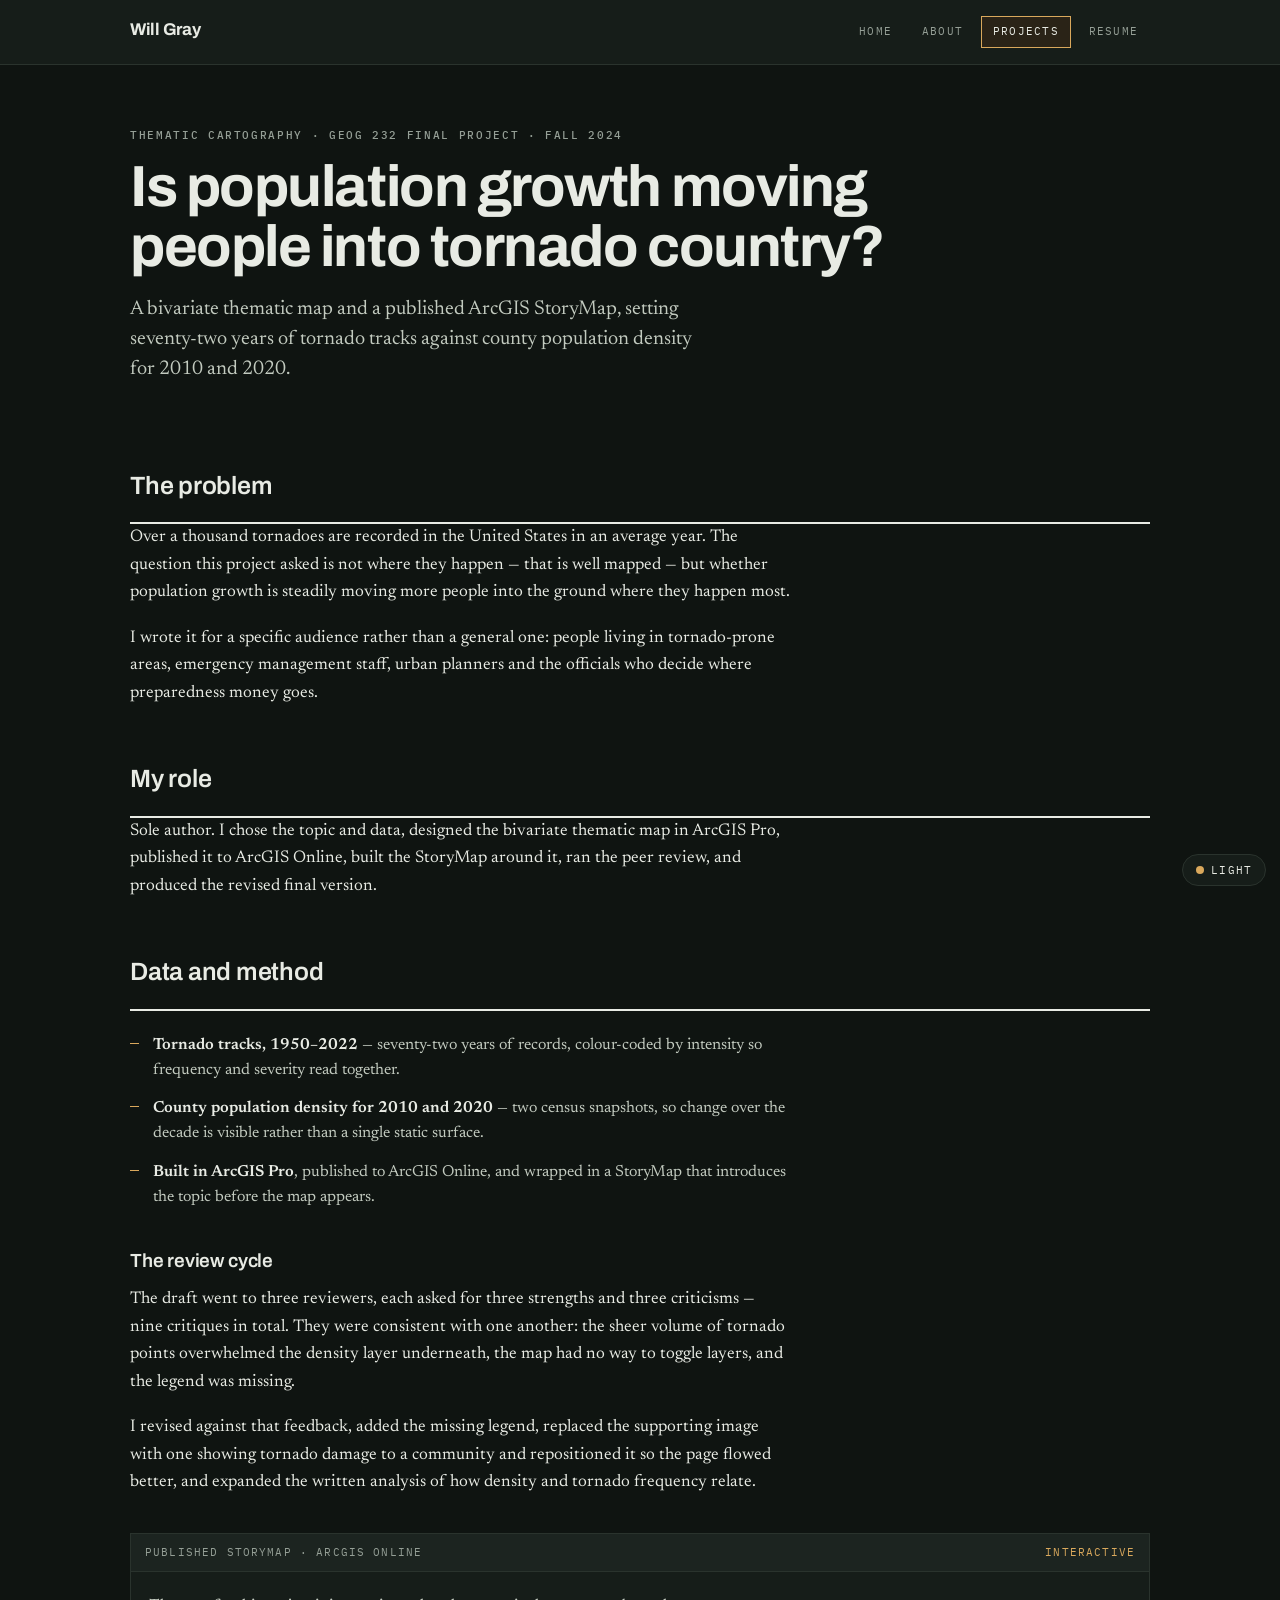
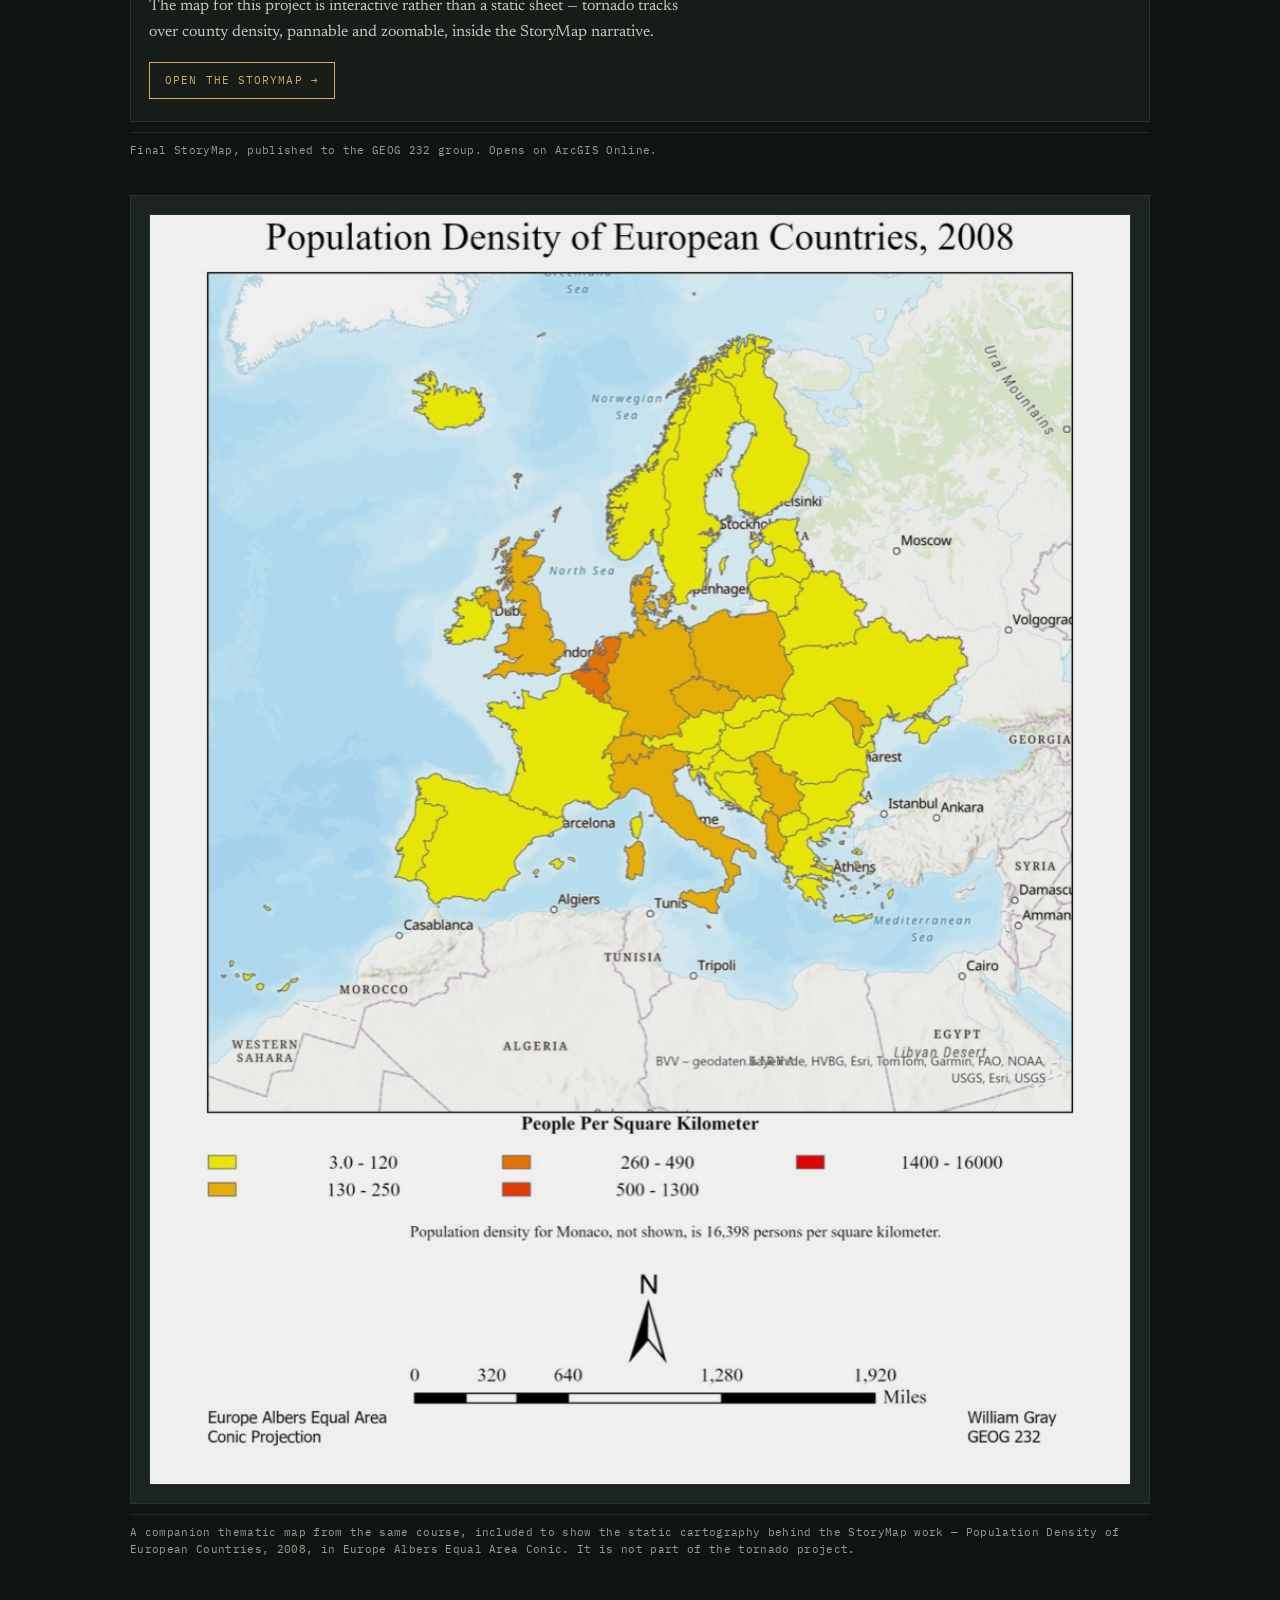
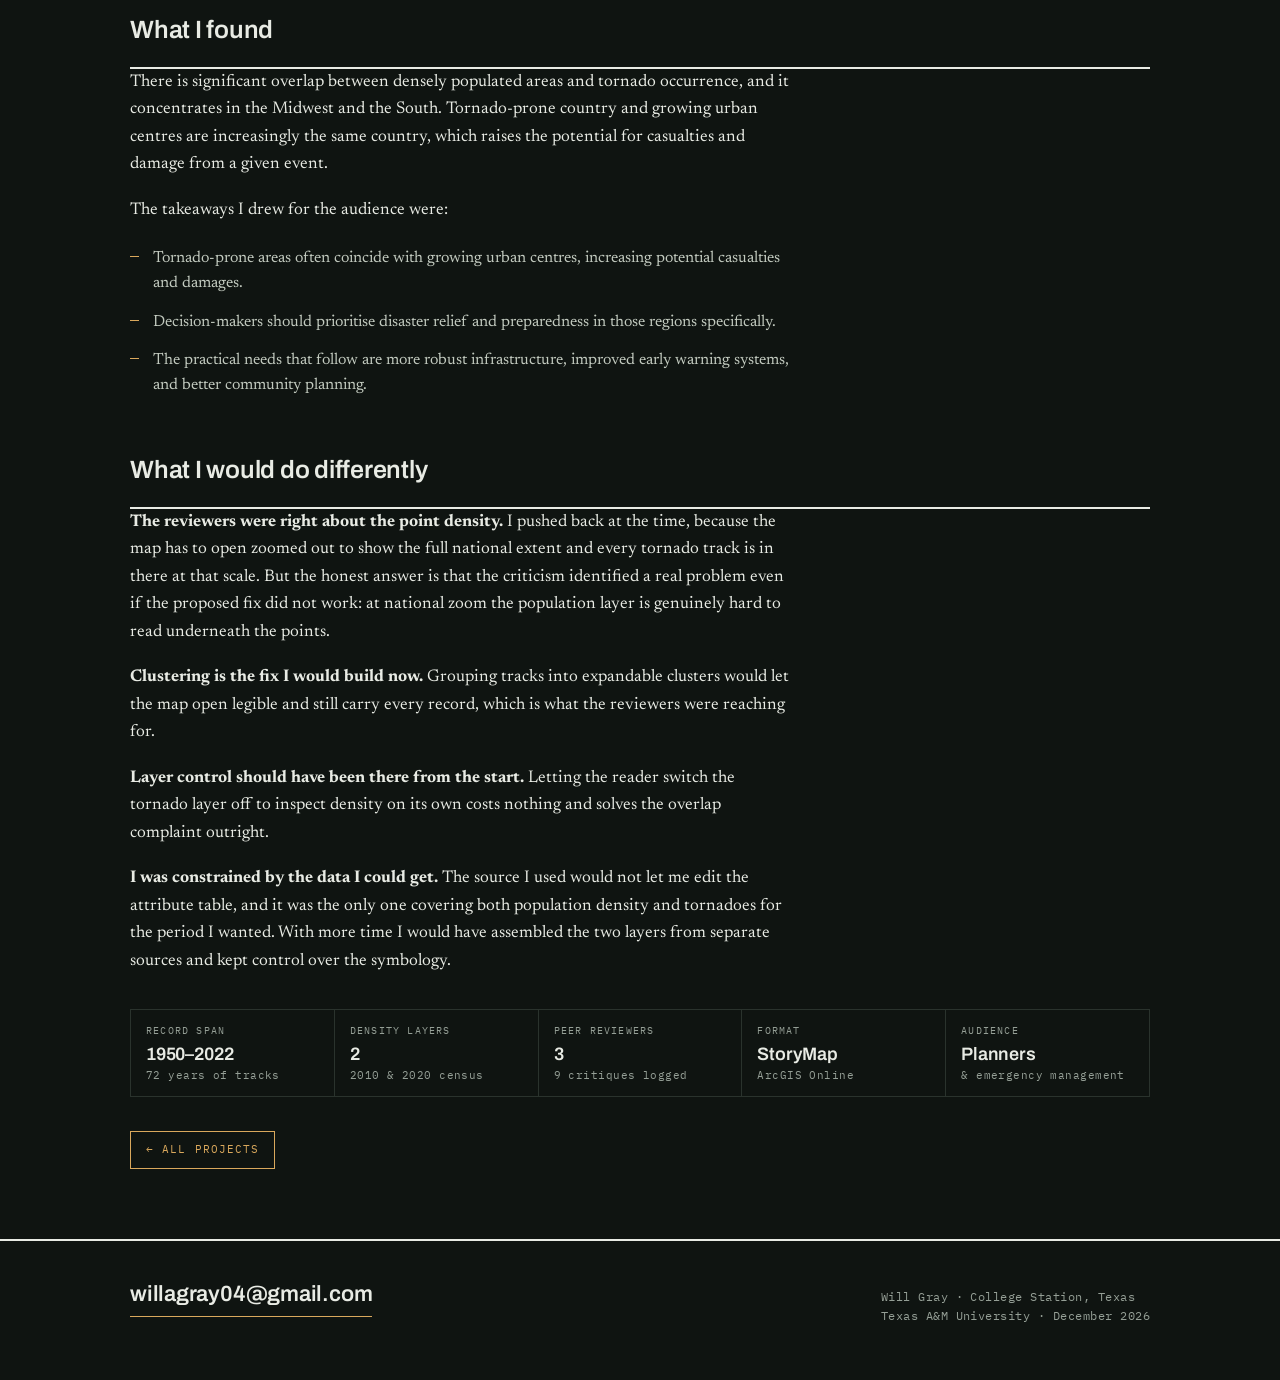
<file: project-4.html>
<!DOCTYPE html>
<html lang="en" data-theme="dark">
<head>
<meta charset="utf-8">
<meta name="viewport" content="width=device-width, initial-scale=1">
<title>Will Gray — Tornadoes and Population Density</title>
<meta name="description" content="A bivariate thematic map and published ArcGIS StoryMap testing whether US population growth is moving more people into tornado-prone ground.">
<link rel="preconnect" href="https://fonts.googleapis.com">
<link rel="preconnect" href="https://fonts.gstatic.com" crossorigin>
<link rel="stylesheet" href="https://fonts.googleapis.com/css2?family=Archivo:wght@500;600;700&family=IBM+Plex+Mono:wght@400;500;600&family=Newsreader:ital,opsz,wght@0,6..72,400;0,6..72,500;0,6..72,600;1,6..72,400&display=swap">
<link rel="stylesheet" href="style.css">
</head>
<body>

<header class="sitehead">
  <div class="frame inner">
    <a class="wordmark" href="index.html">Will Gray</a>
    <nav class="menu" aria-label="Main">
      <a href="index.html">Home</a>
      <a href="about.html">About</a>
      <a href="projects.html" aria-current="page">Projects</a>
      <a href="resume.html">Resume</a>
    </nav>
  </div>
</header>

<main class="frame">

  <div class="pagehead">
    <p class="eyebrow">Thematic cartography &middot; GEOG 232 final project &middot; Fall 2024</p>
    <h1>Is population growth moving people into tornado country?</h1>
    <p class="lede">A bivariate thematic map and a published ArcGIS StoryMap, setting seventy-two years of tornado tracks against county population density for 2010 and 2020.</p>
  </div>

  <div class="sectionhead"><h2>The problem</h2></div>
  <div class="prose">
    <p>
      Over a thousand tornadoes are recorded in the United States in an average year. The
      question this project asked is not where they happen &mdash; that is well mapped
      &mdash; but whether population growth is steadily moving more people into the ground
      where they happen most.
    </p>
    <p>
      I wrote it for a specific audience rather than a general one: people living in
      tornado-prone areas, emergency management staff, urban planners and the officials who
      decide where preparedness money goes.
    </p>
  </div>

  <div class="sectionhead"><h2>My role</h2></div>
  <div class="prose">
    <p>
      Sole author. I chose the topic and data, designed the bivariate thematic map in
      ArcGIS Pro, published it to ArcGIS Online, built the StoryMap around it, ran the peer
      review, and produced the revised final version.
    </p>
  </div>

  <div class="sectionhead"><h2>Data and method</h2></div>
  <div class="prose">
    <ul class="detail">
      <li><strong>Tornado tracks, 1950&ndash;2022</strong> &mdash; seventy-two years of records, colour-coded by intensity so frequency and severity read together.</li>
      <li><strong>County population density for 2010 and 2020</strong> &mdash; two census snapshots, so change over the decade is visible rather than a single static surface.</li>
      <li><strong>Built in ArcGIS Pro</strong>, published to ArcGIS Online, and wrapped in a StoryMap that introduces the topic before the map appears.</li>
    </ul>

    <h3>The review cycle</h3>
    <p>
      The draft went to three reviewers, each asked for three strengths and three
      criticisms &mdash; nine critiques in total. They were consistent with one another:
      the sheer volume of tornado points overwhelmed the density layer underneath, the map
      had no way to toggle layers, and the legend was missing.
    </p>
    <p>
      I revised against that feedback, added the missing legend, replaced the supporting
      image with one showing tornado damage to a community and repositioned it so the page
      flowed better, and expanded the written analysis of how density and tornado frequency
      relate.
    </p>
  </div>

  <figure>
    <div class="panel">
      <div class="panel-bar">
        <span>Published StoryMap &middot; ArcGIS Online</span>
        <span class="hi">Interactive</span>
      </div>
      <div style="padding:22px 18px">
        <p style="margin:0 0 16px;font-size:16px;color:var(--ink-2);max-width:62ch">
          The map for this project is interactive rather than a static sheet &mdash; tornado
          tracks over county density, pannable and zoomable, inside the StoryMap narrative.
        </p>
        <a class="btn" href="https://arcg.is/GyHGj" target="_blank" rel="noopener">Open the StoryMap &rarr;</a>
      </div>
    </div>
    <figcaption>
      Final StoryMap, published to the GEOG 232 group. Opens on ArcGIS Online.
    </figcaption>
  </figure>

  <figure>
    <div class="sheet">
      <img class="sheet-img" src="assets/europe-population-density.jpg" width="927" height="1200"
           alt="Choropleth map titled Population Density of European Countries, 2008, drawn in Europe Albers Equal Area Conic projection.">
    </div>
    <figcaption>
      A companion thematic map from the same course, included to show the static
      cartography behind the StoryMap work &mdash; Population Density of European Countries,
      2008, in Europe Albers Equal Area Conic. It is not part of the tornado project.
    </figcaption>
  </figure>

  <div class="sectionhead"><h2>What I found</h2></div>
  <div class="prose">
    <p>
      There is significant overlap between densely populated areas and tornado occurrence,
      and it concentrates in the Midwest and the South. Tornado-prone country and growing
      urban centres are increasingly the same country, which raises the potential for
      casualties and damage from a given event.
    </p>
    <p>The takeaways I drew for the audience were:</p>
    <ul class="detail">
      <li>Tornado-prone areas often coincide with growing urban centres, increasing potential casualties and damages.</li>
      <li>Decision-makers should prioritise disaster relief and preparedness in those regions specifically.</li>
      <li>The practical needs that follow are more robust infrastructure, improved early warning systems, and better community planning.</li>
    </ul>
  </div>

  <div class="sectionhead"><h2>What I would do differently</h2></div>
  <div class="prose">
    <p>
      <strong>The reviewers were right about the point density.</strong> I pushed back at
      the time, because the map has to open zoomed out to show the full national extent and
      every tornado track is in there at that scale. But the honest answer is that the
      criticism identified a real problem even if the proposed fix did not work: at national
      zoom the population layer is genuinely hard to read underneath the points.
    </p>
    <p>
      <strong>Clustering is the fix I would build now.</strong> Grouping tracks into
      expandable clusters would let the map open legible and still carry every record, which
      is what the reviewers were reaching for.
    </p>
    <p>
      <strong>Layer control should have been there from the start.</strong> Letting the
      reader switch the tornado layer off to inspect density on its own costs nothing and
      solves the overlap complaint outright.
    </p>
    <p>
      <strong>I was constrained by the data I could get.</strong> The source I used would
      not let me edit the attribute table, and it was the only one covering both population
      density and tornadoes for the period I wanted. With more time I would have assembled
      the two layers from separate sources and kept control over the symbology.
    </p>
  </div>

  <dl class="notes">
    <div><dt>Record span</dt><dd>1950&ndash;2022<span class="u">72 years of tracks</span></dd></div>
    <div><dt>Density layers</dt><dd>2<span class="u">2010 &amp; 2020 census</span></dd></div>
    <div><dt>Peer reviewers</dt><dd>3<span class="u">9 critiques logged</span></dd></div>
    <div><dt>Format</dt><dd>StoryMap<span class="u">ArcGIS Online</span></dd></div>
    <div><dt>Audience</dt><dd>Planners<span class="u">&amp; emergency management</span></dd></div>
  </dl>

  <p style="margin-top:2em">
    <a class="btn" href="projects.html">&larr; All projects</a>
  </p>

</main>

<footer class="sitefoot">
  <div class="frame inner">
    <a class="mail" href="mailto:willagray04@gmail.com">willagray04@gmail.com</a>
    <div>
      Will Gray &middot; College Station, Texas<br>
      Texas A&amp;M University &middot; December 2026
    </div>
  </div>
</footer>

<button class="themebtn" id="themebtn" type="button" aria-label="Switch colour theme">
  <span class="dot" aria-hidden="true"></span><span id="themelabel">Light</span>
</button>

<script>
(function(){
  var root=document.documentElement,btn=document.getElementById('themebtn'),lab=document.getElementById('themelabel');
  function stored(){try{return localStorage.getItem('wg-theme')}catch(e){return null}}
  function save(v){try{localStorage.setItem('wg-theme',v)}catch(e){}}
  function cur(){return root.getAttribute('data-theme')||'dark'}
  function apply(t){root.setAttribute('data-theme',t);lab.textContent=t==='dark'?'Light':'Dark'}
  var s=stored();
  if(s==='dark'||s==='light'){apply(s)}else{lab.textContent=cur()==='dark'?'Light':'Dark'}
  btn.addEventListener('click',function(){var n=cur()==='dark'?'light':'dark';apply(n);save(n)});
})();
</script>

</body>
</html>
</file>
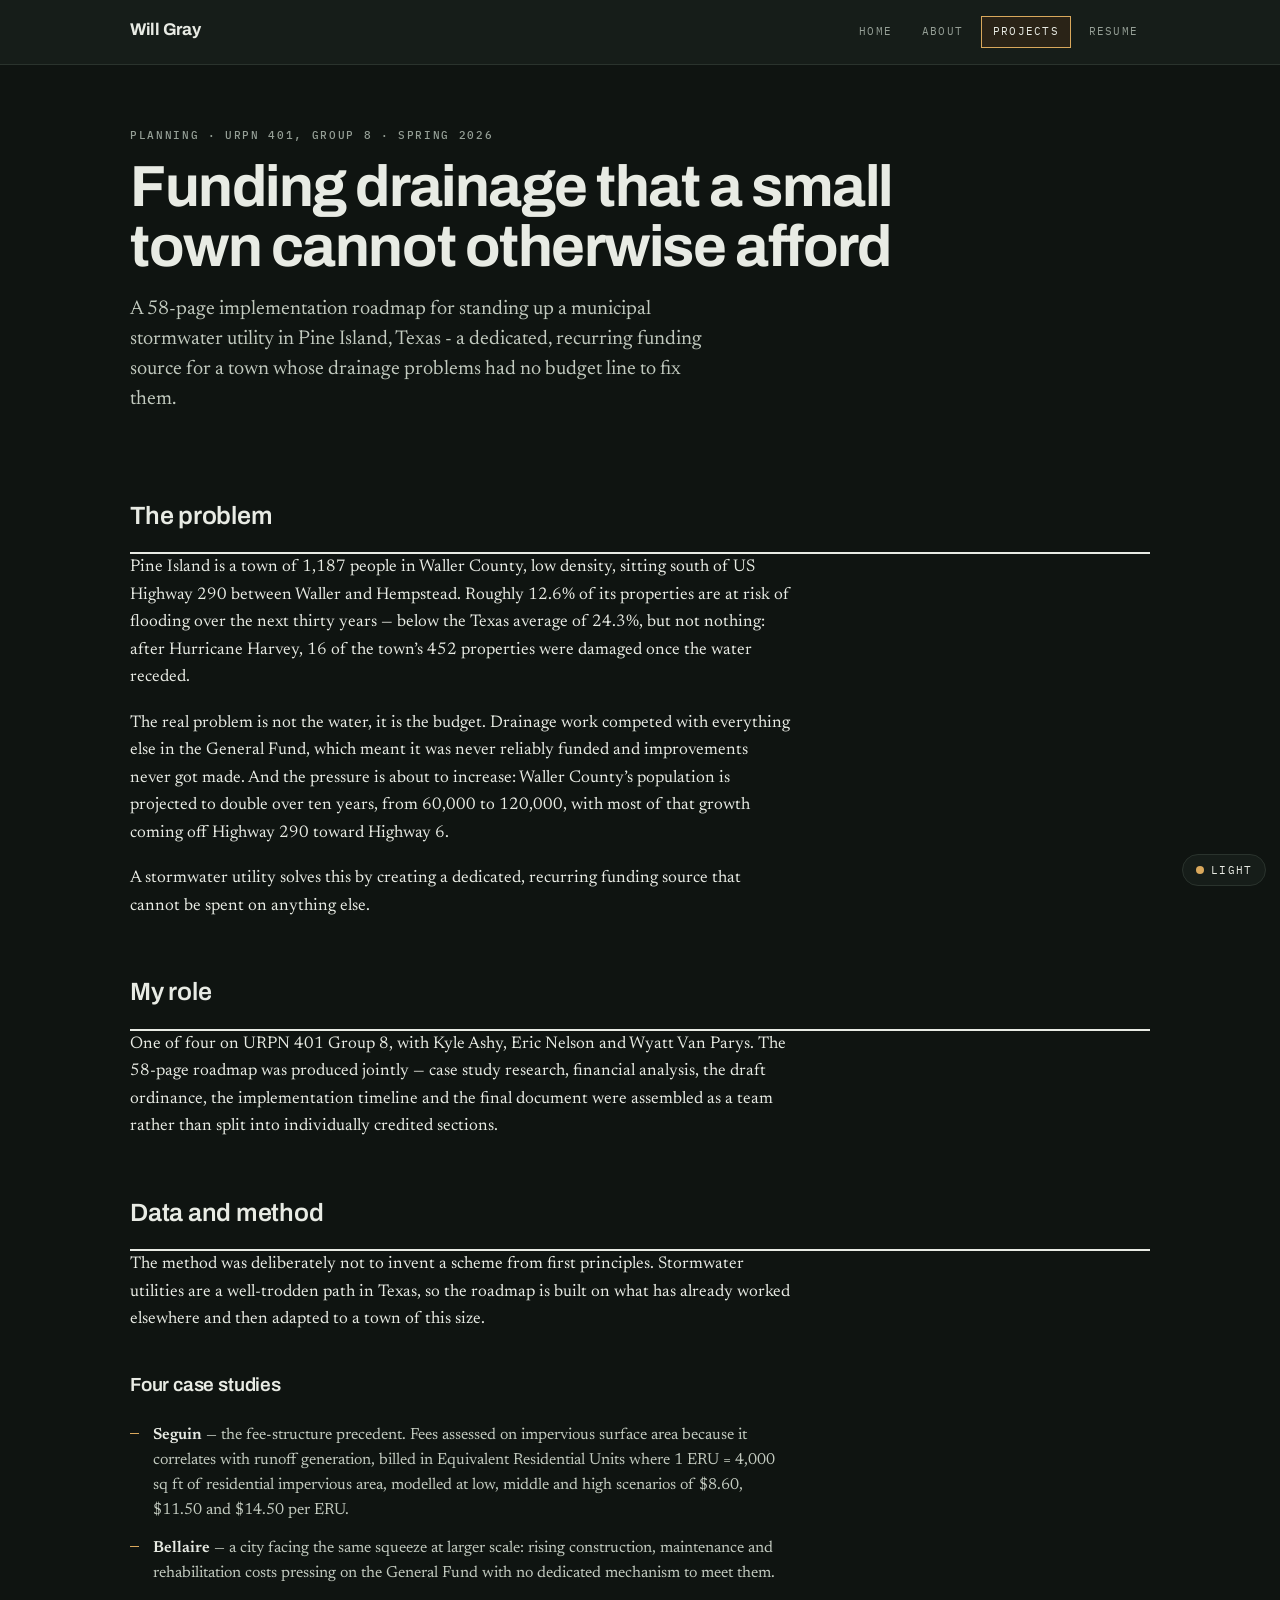
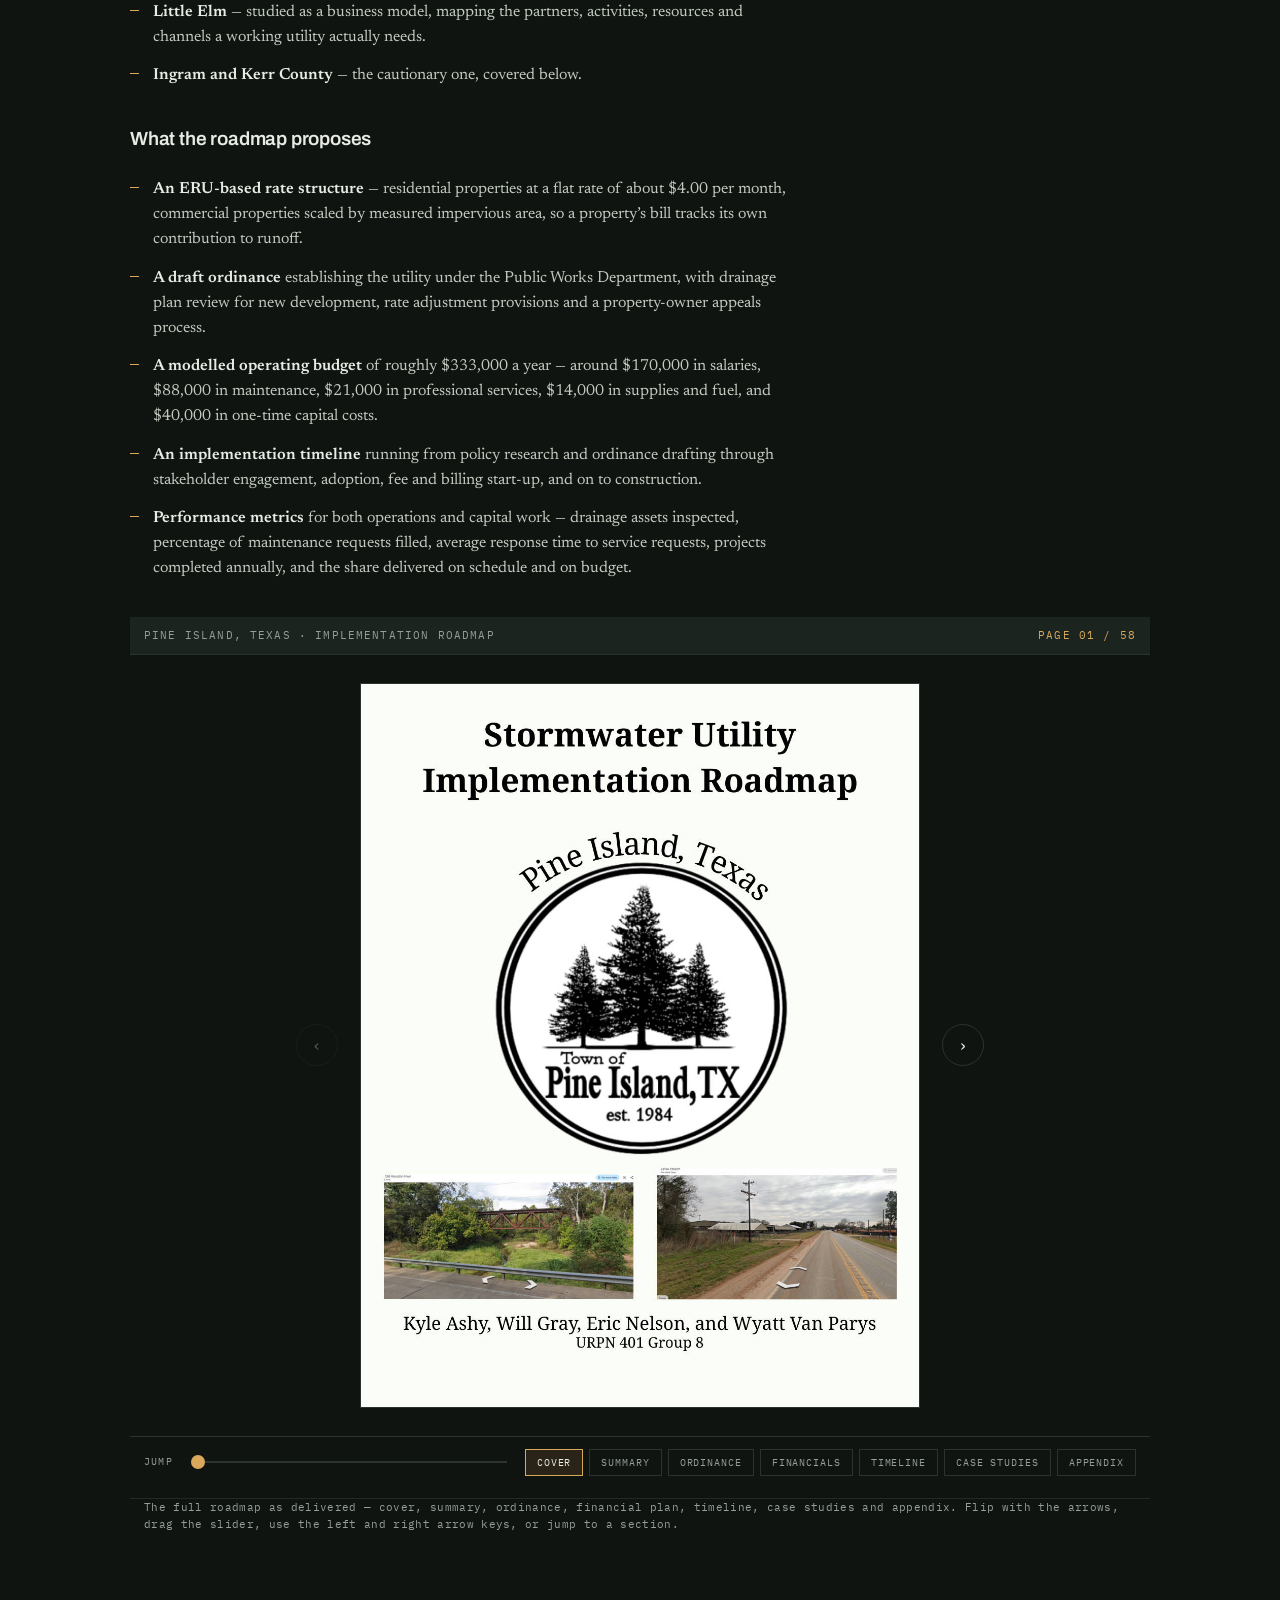
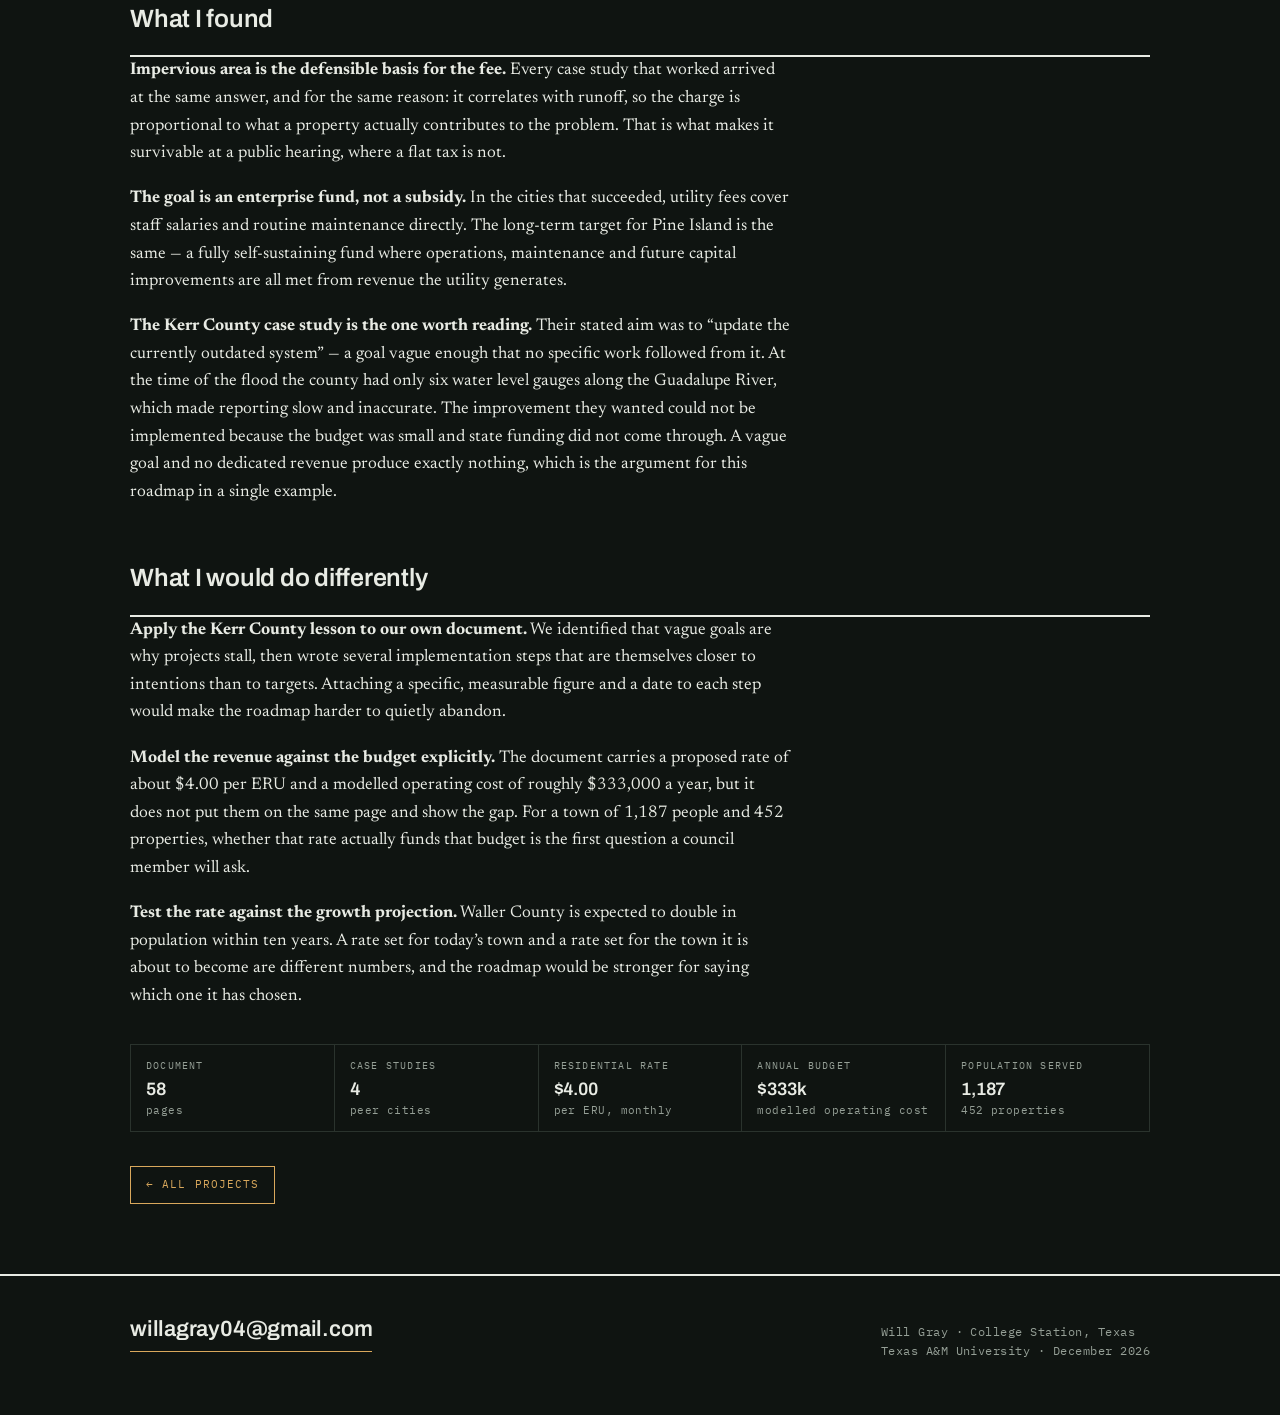
<file: project-6.html>
<!DOCTYPE html>
<html lang="en" data-theme="dark">
<head>
<meta charset="utf-8">
<meta name="viewport" content="width=device-width, initial-scale=1">
<title>Will Gray — Pine Island Stormwater Utility</title>
<meta name="description" content="A 58-page implementation roadmap for standing up a municipal stormwater utility in Pine Island, Texas.">
<link rel="preconnect" href="https://fonts.googleapis.com">
<link rel="preconnect" href="https://fonts.gstatic.com" crossorigin>
<link rel="stylesheet" href="https://fonts.googleapis.com/css2?family=Archivo:wght@500;600;700&family=IBM+Plex+Mono:wght@400;500;600&family=Newsreader:ital,opsz,wght@0,6..72,400;0,6..72,500;0,6..72,600;1,6..72,400&display=swap">
<link rel="stylesheet" href="style.css">
</head>
<body>

<header class="sitehead">
  <div class="frame inner">
    <a class="wordmark" href="index.html">Will Gray</a>
    <nav class="menu" aria-label="Main">
      <a href="index.html">Home</a>
      <a href="about.html">About</a>
      <a href="projects.html" aria-current="page">Projects</a>
      <a href="resume.html">Resume</a>
    </nav>
  </div>
</header>

<main class="frame">

  <div class="pagehead">
    <p class="eyebrow">Planning &middot; URPN 401, Group 8 &middot; Spring 2026</p>
    <h1>Funding drainage that a small town cannot otherwise afford</h1>
    <p class="lede">A 58-page implementation roadmap for standing up a municipal stormwater utility in Pine Island, Texas - a dedicated, recurring funding source for a town whose drainage problems had no budget line to fix them.</p>
  </div>

  <div class="sectionhead"><h2>The problem</h2></div>
  <div class="prose">
    <p>
      Pine Island is a town of 1,187 people in Waller County, low density, sitting south of
      US Highway 290 between Waller and Hempstead. Roughly 12.6% of its properties are at
      risk of flooding over the next thirty years &mdash; below the Texas average of 24.3%,
      but not nothing: after Hurricane Harvey, 16 of the town&rsquo;s 452 properties were
      damaged once the water receded.
    </p>
    <p>
      The real problem is not the water, it is the budget. Drainage work competed with
      everything else in the General Fund, which meant it was never reliably funded and
      improvements never got made. And the pressure is about to increase: Waller
      County&rsquo;s population is projected to double over ten years, from 60,000 to
      120,000, with most of that growth coming off Highway 290 toward Highway 6.
    </p>
    <p>
      A stormwater utility solves this by creating a dedicated, recurring funding source
      that cannot be spent on anything else.
    </p>
  </div>

  <div class="sectionhead"><h2>My role</h2></div>
  <div class="prose">
    <p>
      One of four on URPN 401 Group 8, with Kyle Ashy, Eric Nelson and Wyatt Van Parys. The
      58-page roadmap was produced jointly &mdash; case study research, financial analysis,
      the draft ordinance, the implementation timeline and the final document were
      assembled as a team rather than split into individually credited sections.
    </p>
  </div>

  <div class="sectionhead"><h2>Data and method</h2></div>
  <div class="prose">
    <p>
      The method was deliberately not to invent a scheme from first principles. Stormwater
      utilities are a well-trodden path in Texas, so the roadmap is built on what has
      already worked elsewhere and then adapted to a town of this size.
    </p>

    <h3>Four case studies</h3>
    <ul class="detail">
      <li><strong>Seguin</strong> &mdash; the fee-structure precedent. Fees assessed on impervious surface area because it correlates with runoff generation, billed in Equivalent Residential Units where 1 ERU = 4,000 sq ft of residential impervious area, modelled at low, middle and high scenarios of $8.60, $11.50 and $14.50 per ERU.</li>
      <li><strong>Bellaire</strong> &mdash; a city facing the same squeeze at larger scale: rising construction, maintenance and rehabilitation costs pressing on the General Fund with no dedicated mechanism to meet them.</li>
      <li><strong>Little Elm</strong> &mdash; studied as a business model, mapping the partners, activities, resources and channels a working utility actually needs.</li>
      <li><strong>Ingram and Kerr County</strong> &mdash; the cautionary one, covered below.</li>
    </ul>

    <h3>What the roadmap proposes</h3>
    <ul class="detail">
      <li><strong>An ERU-based rate structure</strong> &mdash; residential properties at a flat rate of about $4.00 per month, commercial properties scaled by measured impervious area, so a property&rsquo;s bill tracks its own contribution to runoff.</li>
      <li><strong>A draft ordinance</strong> establishing the utility under the Public Works Department, with drainage plan review for new development, rate adjustment provisions and a property-owner appeals process.</li>
      <li><strong>A modelled operating budget</strong> of roughly $333,000 a year &mdash; around $170,000 in salaries, $88,000 in maintenance, $21,000 in professional services, $14,000 in supplies and fuel, and $40,000 in one-time capital costs.</li>
      <li><strong>An implementation timeline</strong> running from policy research and ordinance drafting through stakeholder engagement, adoption, fee and billing start-up, and on to construction.</li>
      <li><strong>Performance metrics</strong> for both operations and capital work &mdash; drainage assets inspected, percentage of maintenance requests filled, average response time to service requests, projects completed annually, and the share delivered on schedule and on budget.</li>
    </ul>
  </div>

  <figure class="flipbook" id="flipbook">
    <div class="panel-bar">
      <span>Pine Island, Texas &middot; Implementation Roadmap</span>
      <span class="hi">Page <span id="fb-cur">01</span> / 58</span>
    </div>

    <div class="fb-stage">
      <button class="fb-arrow" id="fb-prev" type="button" aria-label="Previous page" disabled>&lsaquo;</button>
      <div class="fb-page" id="fb-page">
        <img id="fb-img" src="assets/roadmap/p01.jpg" width="1100" height="1424"
             alt="Page 1 of the Pine Island Stormwater Utility Implementation Roadmap">
      </div>
      <button class="fb-arrow" id="fb-next" type="button" aria-label="Next page">&rsaquo;</button>
    </div>

    <div class="fb-foot">
      <label for="fb-range">Jump</label>
      <input class="fb-range" id="fb-range" type="range" min="1" max="58" value="1" step="1" aria-label="Jump to page">
      <div class="maplist" id="fb-chips" style="border-top:0;padding:0;gap:6px"></div>
    </div>

    <figcaption style="padding:0 14px 14px">
      The full roadmap as delivered &mdash; cover, summary, ordinance, financial plan,
      timeline, case studies and appendix. Flip with the arrows, drag the slider, use the
      left and right arrow keys, or jump to a section.
    </figcaption>
  </figure>

  <div class="sectionhead"><h2>What I found</h2></div>
  <div class="prose">
    <p>
      <strong>Impervious area is the defensible basis for the fee.</strong> Every case study
      that worked arrived at the same answer, and for the same reason: it correlates with
      runoff, so the charge is proportional to what a property actually contributes to the
      problem. That is what makes it survivable at a public hearing, where a flat tax is
      not.
    </p>
    <p>
      <strong>The goal is an enterprise fund, not a subsidy.</strong> In the cities that
      succeeded, utility fees cover staff salaries and routine maintenance directly. The
      long-term target for Pine Island is the same &mdash; a fully self-sustaining fund
      where operations, maintenance and future capital improvements are all met from
      revenue the utility generates.
    </p>
    <p>
      <strong>The Kerr County case study is the one worth reading.</strong> Their stated aim
      was to &ldquo;update the currently outdated system&rdquo; &mdash; a goal vague enough
      that no specific work followed from it. At the time of the flood the county had only
      six water level gauges along the Guadalupe River, which made reporting slow and
      inaccurate. The improvement they wanted could not be implemented because the budget
      was small and state funding did not come through. A vague goal and no dedicated
      revenue produce exactly nothing, which is the argument for this roadmap in a single
      example.
    </p>
  </div>

  <div class="sectionhead"><h2>What I would do differently</h2></div>
  <div class="prose">
    <p>
      <strong>Apply the Kerr County lesson to our own document.</strong> We identified that
      vague goals are why projects stall, then wrote several implementation steps that are
      themselves closer to intentions than to targets. Attaching a specific, measurable
      figure and a date to each step would make the roadmap harder to quietly abandon.
    </p>
    <p>
      <strong>Model the revenue against the budget explicitly.</strong> The document carries
      a proposed rate of about $4.00 per ERU and a modelled operating cost of roughly
      $333,000 a year, but it does not put them on the same page and show the gap. For a
      town of 1,187 people and 452 properties, whether that rate actually funds that budget
      is the first question a council member will ask.
    </p>
    <p>
      <strong>Test the rate against the growth projection.</strong> Waller County is
      expected to double in population within ten years. A rate set for today&rsquo;s town
      and a rate set for the town it is about to become are different numbers, and the
      roadmap would be stronger for saying which one it has chosen.
    </p>
  </div>

  <dl class="notes">
    <div><dt>Document</dt><dd>58<span class="u">pages</span></dd></div>
    <div><dt>Case studies</dt><dd>4<span class="u">peer cities</span></dd></div>
    <div><dt>Residential rate</dt><dd>$4.00<span class="u">per ERU, monthly</span></dd></div>
    <div><dt>Annual budget</dt><dd>$333k<span class="u">modelled operating cost</span></dd></div>
    <div><dt>Population served</dt><dd>1,187<span class="u">452 properties</span></dd></div>
  </dl>

  <p style="margin-top:2em">
    <a class="btn" href="projects.html">&larr; All projects</a>
  </p>

</main>

<footer class="sitefoot">
  <div class="frame inner">
    <a class="mail" href="mailto:willagray04@gmail.com">willagray04@gmail.com</a>
    <div>
      Will Gray &middot; College Station, Texas<br>
      Texas A&amp;M University &middot; December 2026
    </div>
  </div>
</footer>

<button class="themebtn" id="themebtn" type="button" aria-label="Switch colour theme">
  <span class="dot" aria-hidden="true"></span><span id="themelabel">Light</span>
</button>

<script>
(function(){
  var root=document.documentElement,btn=document.getElementById('themebtn'),lab=document.getElementById('themelabel');
  function stored(){try{return localStorage.getItem('wg-theme')}catch(e){return null}}
  function save(v){try{localStorage.setItem('wg-theme',v)}catch(e){}}
  function cur(){return root.getAttribute('data-theme')||'dark'}
  function apply(t){root.setAttribute('data-theme',t);lab.textContent=t==='dark'?'Light':'Dark'}
  var s=stored();
  if(s==='dark'||s==='light'){apply(s)}else{lab.textContent=cur()==='dark'?'Light':'Dark'}
  btn.addEventListener('click',function(){var n=cur()==='dark'?'light':'dark';apply(n);save(n)});
})();
</script>
<script src="roadmap.js"></script>
</body>
</html>
</file>
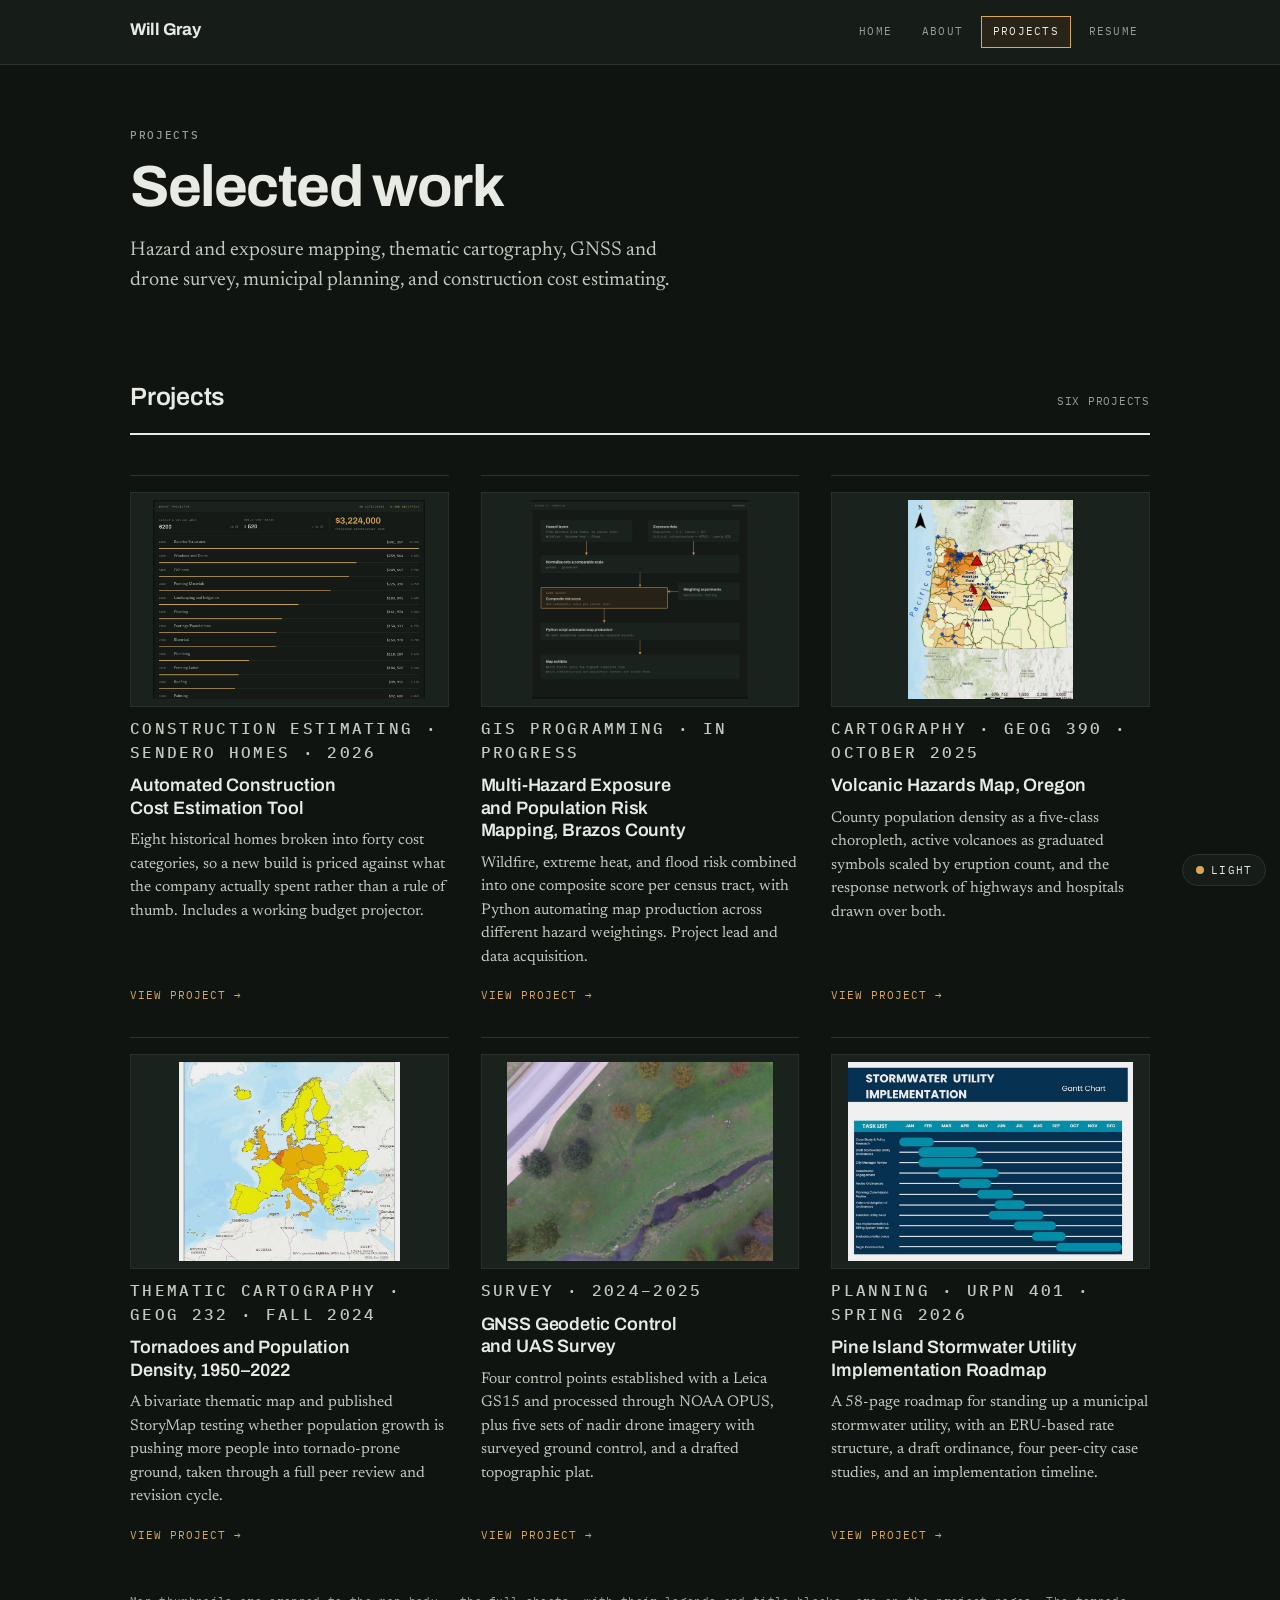
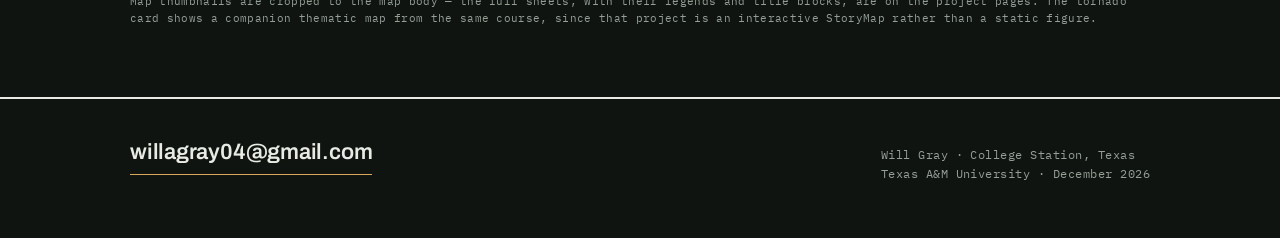
<file: projects.html>
<!DOCTYPE html>
<html lang="en" data-theme="dark">
<head>
<meta charset="utf-8">
<meta name="viewport" content="width=device-width, initial-scale=1">
<title>Will Gray — Projects</title>
<meta name="description" content="Selected GIS, survey, planning and construction projects by Will Gray.">
<link rel="preconnect" href="https://fonts.googleapis.com">
<link rel="preconnect" href="https://fonts.gstatic.com" crossorigin>
<link rel="stylesheet" href="https://fonts.googleapis.com/css2?family=Archivo:wght@500;600;700&family=IBM+Plex+Mono:wght@400;500;600&family=Newsreader:ital,opsz,wght@0,6..72,400;0,6..72,500;0,6..72,600;1,6..72,400&display=swap">
<link rel="stylesheet" href="style.css">
</head>
<body>

<header class="sitehead">
  <div class="frame inner">
    <a class="wordmark" href="index.html">Will Gray</a>
    <nav class="menu" aria-label="Main">
      <a href="index.html">Home</a>
      <a href="about.html">About</a>
      <a href="projects.html" aria-current="page">Projects</a>
      <a href="resume.html">Resume</a>
    </nav>
  </div>
</header>

<main class="frame">

  <div class="pagehead">
    <p class="eyebrow">Projects</p>
    <h1>Selected work</h1>
    <p class="lede">
      Hazard and exposure mapping, thematic cartography, GNSS and drone survey,
      municipal planning, and construction cost estimating.
    </p>
  </div>

  <div class="sectionhead">
    <h2>Projects</h2>
    <span class="note">Six projects</span>
  </div>

  <div class="cards">

    <article class="card">
      <img src="assets/thumb-estimator.jpg" width="1040" height="760"
           alt="Budget projector interface showing a projected construction cost allocated across cost categories with proportional bars.">
      <p class="eyebrow">Construction estimating &middot; Sendero Homes &middot; 2026</p>
      <h3>Automated Construction Cost Estimation Tool</h3>
      <p>
        Eight historical homes broken into forty cost categories, so a new build is priced
        against what the company actually spent rather than a rule of thumb. Includes a
        working budget projector.
      </p>
      <a class="go" href="project-2.html">View project &rarr;</a>
    </article>
    <article class="card">
      <img src="assets/brazos-workflow.jpg" width="1020" height="940"
           alt="Workflow diagram: hazard layers and exposure data normalized, combined into a composite risk score per census tract, then feeding automated map production.">
      <p class="eyebrow">GIS programming &middot; In progress</p>
      <h3>Multi-Hazard Exposure and Population Risk Mapping, Brazos County</h3>
      <p>
        Wildfire, extreme heat, and flood risk combined into one composite score per
        census tract, with Python automating map production across different hazard
        weightings. Project lead and data acquisition.
      </p>
      <a class="go" href="project-1.html">View project &rarr;</a>
    </article>
    <article class="card">
      <img src="assets/thumb-volcanic.jpg" width="895" height="1075"
           alt="Volcanic Hazards Map of Oregon with graduated volcano symbols over a population density choropleth.">
      <p class="eyebrow">Cartography &middot; GEOG 390 &middot; October 2025</p>
      <h3>Volcanic Hazards Map, Oregon</h3>
      <p>
        County population density as a five-class choropleth, active volcanoes as
        graduated symbols scaled by eruption count, and the response network of highways
        and hospitals drawn over both.
      </p>
      <a class="go" href="project-3.html">View project &rarr;</a>
    </article>
    <article class="card">
      <img src="assets/thumb-europe.jpg" width="860" height="775"
           alt="Choropleth map of population density across European countries.">
      <p class="eyebrow">Thematic cartography &middot; GEOG 232 &middot; Fall 2024</p>
      <h3>Tornadoes and Population Density, 1950&ndash;2022</h3>
      <p>
        A bivariate thematic map and published StoryMap testing whether population growth
        is pushing more people into tornado-prone ground, taken through a full peer review
        and revision cycle.
      </p>
      <a class="go" href="project-4.html">View project &rarr;</a>
    </article>
    <article class="card">
      <img src="assets/uas-nadir-frame.jpg" width="1400" height="1050"
           alt="Nadir drone photograph of a creek corridor beside a road.">
      <p class="eyebrow">Survey &middot; 2024&ndash;2025</p>
      <h3>GNSS Geodetic Control and UAS Survey</h3>
      <p>
        Four control points established with a Leica GS15 and processed through NOAA OPUS,
        plus five sets of nadir drone imagery with surveyed ground control, and a drafted
        topographic plat.
      </p>
      <a class="go" href="project-5.html">View project &rarr;</a>
    </article>
    <article class="card">
      <img src="assets/thumb-roadmap.jpg" width="1030" height="720"
           alt="Gantt chart from the Pine Island roadmap showing the stormwater utility implementation schedule month by month.">
      <p class="eyebrow">Planning &middot; URPN 401 &middot; Spring 2026</p>
      <h3>Pine Island Stormwater Utility Implementation Roadmap</h3>
      <p>
        A 58-page roadmap for standing up a municipal stormwater utility, with an
        ERU-based rate structure, a draft ordinance, four peer-city case studies, and an
        implementation timeline.
      </p>
      <a class="go" href="project-6.html">View project &rarr;</a>
    </article>

  </div>

  <p class="figcaption" style="border-top:0;padding-top:0;margin-top:8px">
    Map thumbnails are cropped to the map body &mdash; the full sheets, with their legends and title blocks,
    are on the project pages. The tornado card shows a companion thematic map from the
    same course, since that project is an interactive StoryMap rather than a static figure.
  </p>

</main>

<footer class="sitefoot">
  <div class="frame inner">
    <a class="mail" href="mailto:willagray04@gmail.com">willagray04@gmail.com</a>
    <div>
      Will Gray &middot; College Station, Texas<br>
      Texas A&amp;M University &middot; December 2026
    </div>
  </div>
</footer>

<button class="themebtn" id="themebtn" type="button" aria-label="Switch colour theme">
  <span class="dot" aria-hidden="true"></span><span id="themelabel">Light</span>
</button>

<script>
(function(){
  var root=document.documentElement,btn=document.getElementById('themebtn'),lab=document.getElementById('themelabel');
  function stored(){try{return localStorage.getItem('wg-theme')}catch(e){return null}}
  function save(v){try{localStorage.setItem('wg-theme',v)}catch(e){}}
  function cur(){return root.getAttribute('data-theme')||'dark'}
  function apply(t){root.setAttribute('data-theme',t);lab.textContent=t==='dark'?'Light':'Dark'}
  var s=stored();
  if(s==='dark'||s==='light'){apply(s)}else{lab.textContent=cur()==='dark'?'Light':'Dark'}
  btn.addEventListener('click',function(){var n=cur()==='dark'?'light':'dark';apply(n);save(n)});
})();
</script>

</body>
</html>
</file>
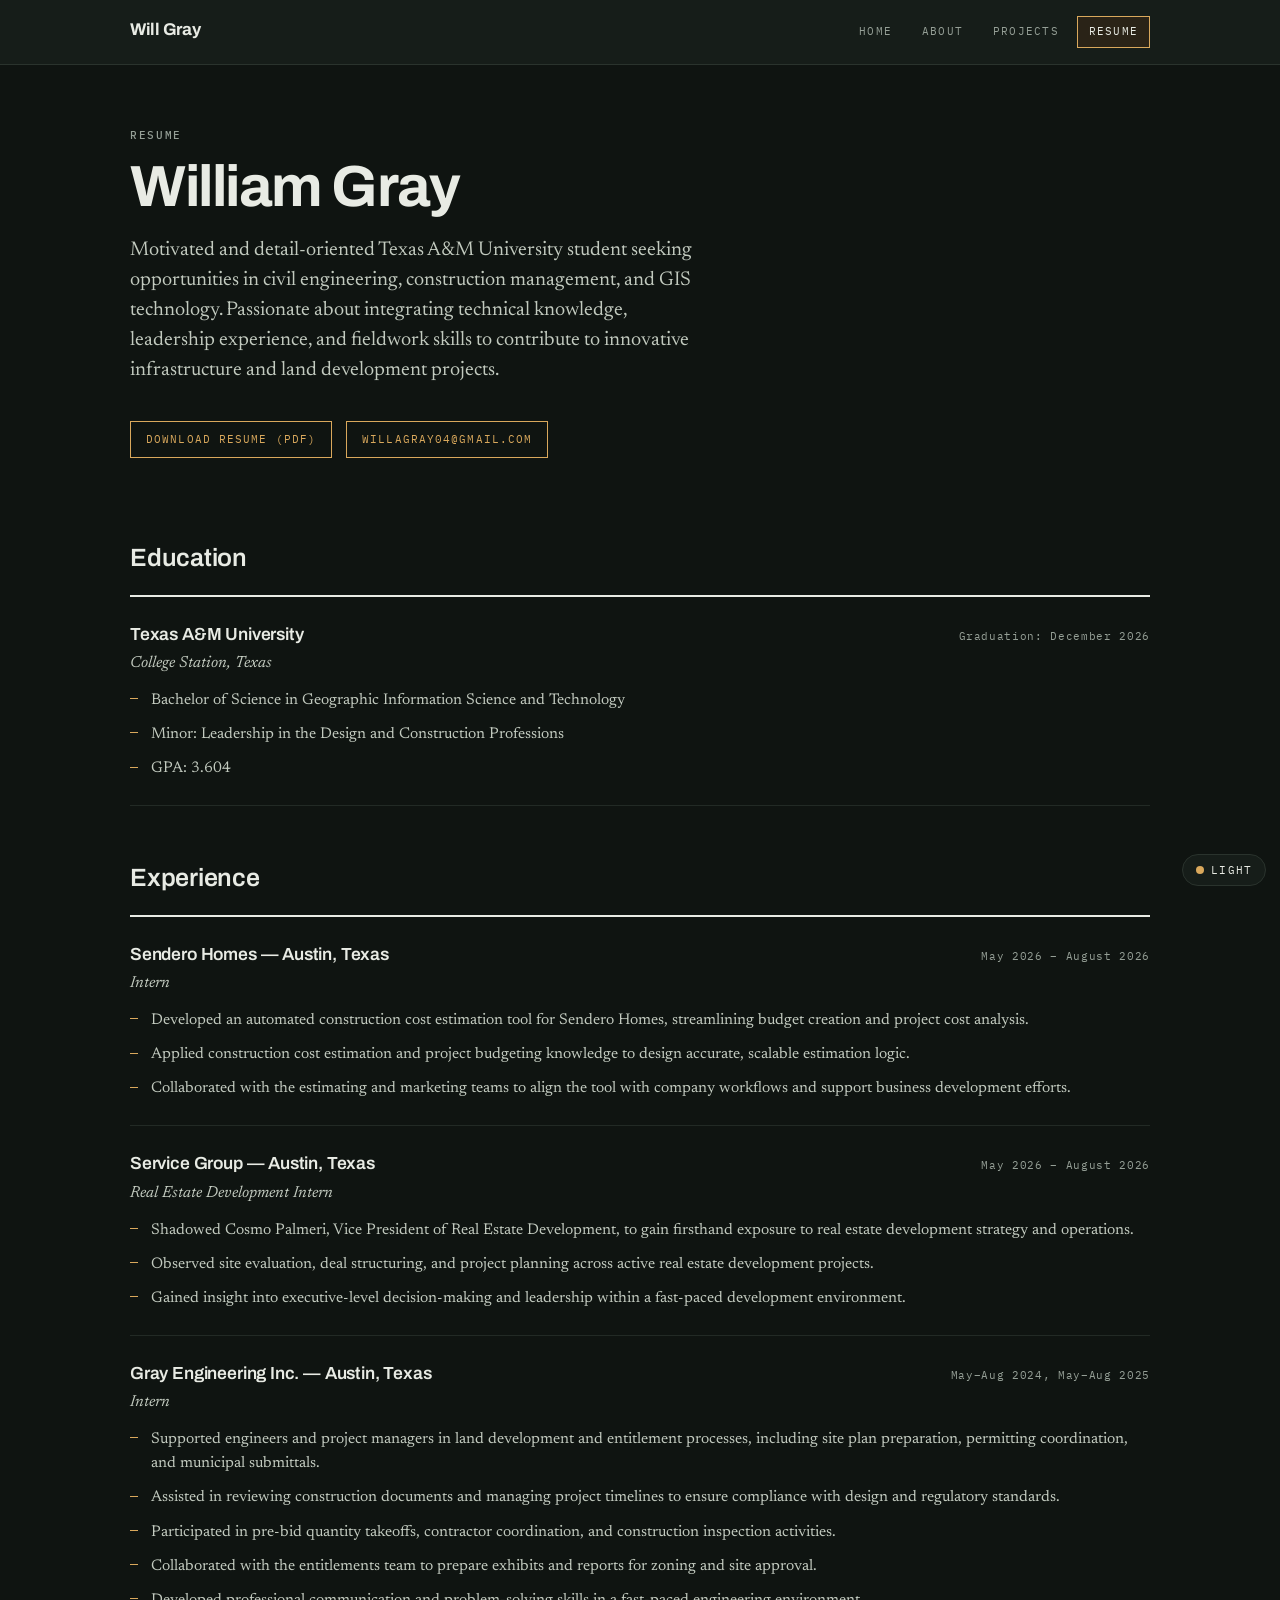
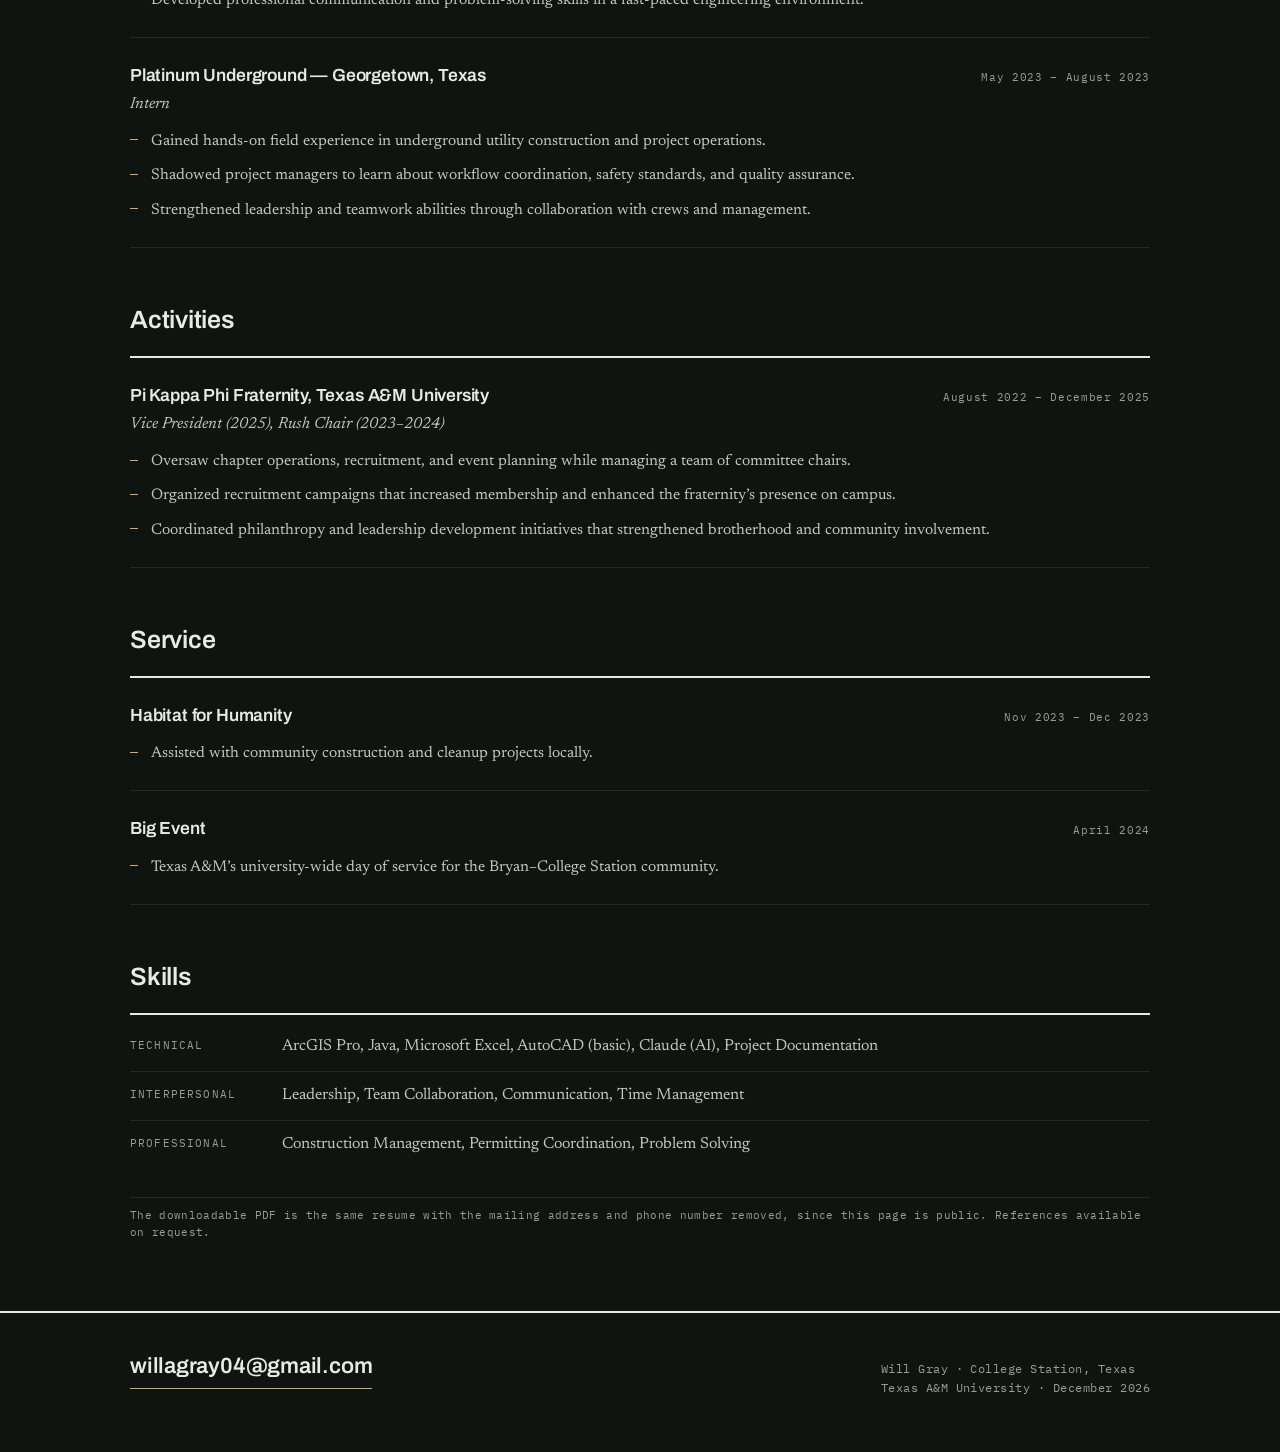
<file: resume.html>
<!DOCTYPE html>
<html lang="en" data-theme="dark">
<head>
<meta charset="utf-8">
<meta name="viewport" content="width=device-width, initial-scale=1">
<title>Will Gray — Resume</title>
<meta name="description" content="Resume of Will Gray — GIS &amp; Technology, Texas A&amp;M University, December 2026.">
<link rel="preconnect" href="https://fonts.googleapis.com">
<link rel="preconnect" href="https://fonts.gstatic.com" crossorigin>
<link rel="stylesheet" href="https://fonts.googleapis.com/css2?family=Archivo:wght@500;600;700&family=IBM+Plex+Mono:wght@400;500;600&family=Newsreader:ital,opsz,wght@0,6..72,400;0,6..72,500;0,6..72,600;1,6..72,400&display=swap">
<link rel="stylesheet" href="style.css">
</head>
<body>

<header class="sitehead">
  <div class="frame inner">
    <a class="wordmark" href="index.html">Will Gray</a>
    <nav class="menu" aria-label="Main">
      <a href="index.html">Home</a>
      <a href="about.html">About</a>
      <a href="projects.html">Projects</a>
      <a href="resume.html" aria-current="page">Resume</a>
    </nav>
  </div>
</header>

<main class="frame">

  <div class="pagehead">
    <p class="eyebrow">Resume</p>
    <h1>William Gray</h1>
    <p class="lede">
      Motivated and detail-oriented Texas A&amp;M University student seeking opportunities
      in civil engineering, construction management, and GIS technology. Passionate about
      integrating technical knowledge, leadership experience, and fieldwork skills to
      contribute to innovative infrastructure and land development projects.
    </p>
  </div>

  <div class="resume-actions">
    <a class="btn" href="resume.pdf" download>Download resume (PDF)</a>
    <a class="btn" href="mailto:willagray04@gmail.com">willagray04@gmail.com</a>
  </div>

  <div class="sectionhead"><h2>Education</h2></div>
  <div class="entry">
    <div class="row">
      <h3>Texas A&amp;M University</h3>
      <span class="when">Graduation: December 2026</span>
    </div>
    <p class="role">College Station, Texas</p>
    <ul>
      <li>Bachelor of Science in Geographic Information Science and Technology</li>
      <li>Minor: Leadership in the Design and Construction Professions</li>
      <li>GPA: 3.604</li>
    </ul>
  </div>

  <div class="sectionhead"><h2>Experience</h2></div>

  <div class="entry">
    <div class="row">
      <h3>Sendero Homes &mdash; Austin, Texas</h3>
      <span class="when">May 2026 &ndash; August 2026</span>
    </div>
    <p class="role">Intern</p>
    <ul>
      <li>Developed an automated construction cost estimation tool for Sendero Homes, streamlining budget creation and project cost analysis.</li>
      <li>Applied construction cost estimation and project budgeting knowledge to design accurate, scalable estimation logic.</li>
      <li>Collaborated with the estimating and marketing teams to align the tool with company workflows and support business development efforts.</li>
    </ul>
  </div>

  <div class="entry">
    <div class="row">
      <h3>Service Group &mdash; Austin, Texas</h3>
      <span class="when">May 2026 &ndash; August 2026</span>
    </div>
    <p class="role">Real Estate Development Intern</p>
    <ul>
      <li>Shadowed Cosmo Palmeri, Vice President of Real Estate Development, to gain firsthand exposure to real estate development strategy and operations.</li>
      <li>Observed site evaluation, deal structuring, and project planning across active real estate development projects.</li>
      <li>Gained insight into executive-level decision-making and leadership within a fast-paced development environment.</li>
    </ul>
  </div>

  <div class="entry">
    <div class="row">
      <h3>Gray Engineering Inc. &mdash; Austin, Texas</h3>
      <span class="when">May&ndash;Aug 2024, May&ndash;Aug 2025</span>
    </div>
    <p class="role">Intern</p>
    <ul>
      <li>Supported engineers and project managers in land development and entitlement processes, including site plan preparation, permitting coordination, and municipal submittals.</li>
      <li>Assisted in reviewing construction documents and managing project timelines to ensure compliance with design and regulatory standards.</li>
      <li>Participated in pre-bid quantity takeoffs, contractor coordination, and construction inspection activities.</li>
      <li>Collaborated with the entitlements team to prepare exhibits and reports for zoning and site approval.</li>
      <li>Developed professional communication and problem-solving skills in a fast-paced engineering environment.</li>
    </ul>
  </div>

  <div class="entry">
    <div class="row">
      <h3>Platinum Underground &mdash; Georgetown, Texas</h3>
      <span class="when">May 2023 &ndash; August 2023</span>
    </div>
    <p class="role">Intern</p>
    <ul>
      <li>Gained hands-on field experience in underground utility construction and project operations.</li>
      <li>Shadowed project managers to learn about workflow coordination, safety standards, and quality assurance.</li>
      <li>Strengthened leadership and teamwork abilities through collaboration with crews and management.</li>
    </ul>
  </div>

  <div class="sectionhead"><h2>Activities</h2></div>
  <div class="entry">
    <div class="row">
      <h3>Pi Kappa Phi Fraternity, Texas A&amp;M University</h3>
      <span class="when">August 2022 &ndash; December 2025</span>
    </div>
    <p class="role">Vice President (2025), Rush Chair (2023&ndash;2024)</p>
    <ul>
      <li>Oversaw chapter operations, recruitment, and event planning while managing a team of committee chairs.</li>
      <li>Organized recruitment campaigns that increased membership and enhanced the fraternity&rsquo;s presence on campus.</li>
      <li>Coordinated philanthropy and leadership development initiatives that strengthened brotherhood and community involvement.</li>
    </ul>
  </div>

  <div class="sectionhead"><h2>Service</h2></div>
  <div class="entry">
    <div class="row">
      <h3>Habitat for Humanity</h3>
      <span class="when">Nov 2023 &ndash; Dec 2023</span>
    </div>
    <ul>
      <li>Assisted with community construction and cleanup projects locally.</li>
    </ul>
  </div>
  <div class="entry">
    <div class="row">
      <h3>Big Event</h3>
      <span class="when">April 2024</span>
    </div>
    <ul>
      <li>Texas A&amp;M&rsquo;s university-wide day of service for the Bryan&ndash;College Station community.</li>
    </ul>
  </div>

  <div class="sectionhead"><h2>Skills</h2></div>
  <dl style="margin:0;padding-top:8px">
    <div class="skillrow">
      <dt>Technical</dt>
      <dd>ArcGIS Pro, Java, Microsoft Excel, AutoCAD (basic), Claude (AI), Project Documentation</dd>
    </div>
    <div class="skillrow">
      <dt>Interpersonal</dt>
      <dd>Leadership, Team Collaboration, Communication, Time Management</dd>
    </div>
    <div class="skillrow">
      <dt>Professional</dt>
      <dd>Construction Management, Permitting Coordination, Problem Solving</dd>
    </div>
  </dl>

  <p class="figcaption" style="margin-top:28px">
    The downloadable PDF is the same resume with the mailing address and phone number
    removed, since this page is public. References available on request.
  </p>

</main>

<footer class="sitefoot">
  <div class="frame inner">
    <a class="mail" href="mailto:willagray04@gmail.com">willagray04@gmail.com</a>
    <div>
      Will Gray &middot; College Station, Texas<br>
      Texas A&amp;M University &middot; December 2026
    </div>
  </div>
</footer>

<button class="themebtn" id="themebtn" type="button" aria-label="Switch colour theme">
  <span class="dot" aria-hidden="true"></span><span id="themelabel">Light</span>
</button>

<script>
(function(){
  var root=document.documentElement,btn=document.getElementById('themebtn'),lab=document.getElementById('themelabel');
  function stored(){try{return localStorage.getItem('wg-theme')}catch(e){return null}}
  function save(v){try{localStorage.setItem('wg-theme',v)}catch(e){}}
  function cur(){return root.getAttribute('data-theme')||'dark'}
  function apply(t){root.setAttribute('data-theme',t);lab.textContent=t==='dark'?'Light':'Dark'}
  var s=stored();
  if(s==='dark'||s==='light'){apply(s)}else{lab.textContent=cur()==='dark'?'Light':'Dark'}
  btn.addEventListener('click',function(){var n=cur()==='dark'?'light':'dark';apply(n);save(n)});
})();
</script>

</body>
</html>
</file>
<file: style.css>
/* ============================================================
   Will Gray — portfolio
   Shared stylesheet. Linked by every page.
   Palette: plan paper, spruce ink, geodetic brass.
   ============================================================ */

:root{
  --paper:#F1F2EE;
  --surface:#FAFAF8;
  --surface-2:#E9EBE5;
  --ink:#14211C;
  --ink-2:#3C4942;
  --mute:#5F6A62;
  --rule:#CCD2CA;
  --rule-soft:#DEE2DA;
  --brass:#8C6019;
  --brass-bright:#B5832C;
  --accent-wash:#EDE6D6;

  --ff-display:"Archivo","Helvetica Neue",Arial,sans-serif;
  --ff-body:"Newsreader",Georgia,"Times New Roman",serif;
  --ff-mono:"IBM Plex Mono",ui-monospace,SFMono-Regular,Menlo,monospace;

  --measure:66ch;
  --frame:1100px;
  --gut:clamp(20px,5vw,40px);
}

@media (prefers-color-scheme:dark){
  :root:not([data-theme="light"]){
    --paper:#0F1411;
    --surface:#161D19;
    --surface-2:#1C2420;
    --ink:#E8EBE4;
    --ink-2:#C2CABF;
    --mute:#959F96;
    --rule:#2A332D;
    --rule-soft:#222A25;
    --brass:#D9A85C;
    --brass-bright:#E4BC7C;
    --accent-wash:#2A2317;
  }
}
:root[data-theme="dark"]{
  --paper:#0F1411;
  --surface:#161D19;
  --surface-2:#1C2420;
  --ink:#E8EBE4;
  --ink-2:#C2CABF;
  --mute:#959F96;
  --rule:#2A332D;
  --rule-soft:#222A25;
  --brass:#D9A85C;
  --brass-bright:#E4BC7C;
  --accent-wash:#2A2317;
}

/* ---------------- base ---------------- */
*,*::before,*::after{box-sizing:border-box}
html{-webkit-text-size-adjust:100%}
body{
  margin:0;
  background:var(--paper);
  color:var(--ink);
  font-family:var(--ff-body);
  font-size:17px;
  line-height:1.62;
  font-optical-sizing:auto;
  -webkit-font-smoothing:antialiased;
}
img{max-width:100%;display:block}
a{color:inherit}
:focus-visible{outline:2px solid var(--brass);outline-offset:3px;border-radius:2px}
.frame{max-width:var(--frame);margin-inline:auto;padding-inline:var(--gut)}

.eyebrow{
  font-family:var(--ff-mono);
  font-size:11px;
  font-weight:500;
  letter-spacing:.15em;
  text-transform:uppercase;
  color:var(--mute);
  margin:0;
}

/* ---------------- site menu ---------------- */
.sitehead{
  border-bottom:1px solid var(--rule);
  background:var(--surface);
}
.sitehead .inner{
  display:flex;
  flex-wrap:wrap;
  align-items:baseline;
  justify-content:space-between;
  gap:10px 28px;
  padding-block:16px;
}
.wordmark{
  font-family:var(--ff-display);
  font-weight:700;
  font-size:17px;
  letter-spacing:-.015em;
  text-decoration:none;
  color:var(--ink);
}
.menu{display:flex;flex-wrap:wrap;gap:4px 6px}
.menu a{
  font-family:var(--ff-mono);
  font-size:11px;
  letter-spacing:.11em;
  text-transform:uppercase;
  text-decoration:none;
  color:var(--mute);
  padding:6px 11px;
  border:1px solid transparent;
}
.menu a:hover{color:var(--brass);border-color:var(--rule)}
.menu a[aria-current="page"]{
  color:var(--ink);
  border-color:var(--brass);
  background:var(--accent-wash);
}

/* ---------------- page headers ---------------- */
.pagehead{padding-block:clamp(34px,6vw,62px) clamp(20px,3vw,30px)}
.pagehead h1{
  font-family:var(--ff-display);
  font-weight:700;
  font-size:clamp(32px,6vw,58px);
  line-height:1.02;
  letter-spacing:-.025em;
  margin:.22em 0 0;
  text-wrap:balance;
}
.pagehead .lede{
  font-size:clamp(17px,2.1vw,20px);
  line-height:1.5;
  color:var(--ink-2);
  max-width:52ch;
  margin:18px 0 0;
}
.sectionhead{
  display:flex;
  flex-wrap:wrap;
  align-items:baseline;
  justify-content:space-between;
  gap:10px 24px;
  padding-block:clamp(32px,5vw,52px) 16px;
  border-bottom:2px solid var(--ink);
}
.sectionhead h2{
  font-family:var(--ff-display);
  font-weight:600;
  font-size:clamp(19px,3vw,25px);
  letter-spacing:-.01em;
  margin:0;
}
.sectionhead .note{
  font-family:var(--ff-mono);
  font-size:11px;
  letter-spacing:.07em;
  text-transform:uppercase;
  color:var(--mute);
}

/* ---------------- prose ---------------- */
.prose{max-width:var(--measure)}
.prose p{margin:0 0 1.05em}
.prose p:last-child{margin-bottom:0}
.prose h3{
  font-family:var(--ff-display);
  font-weight:600;
  font-size:19px;
  letter-spacing:-.01em;
  margin:1.9em 0 .5em;
}
.detail{list-style:none;margin:1.3em 0 0;padding:0;display:grid;gap:.8em}
.detail li{
  position:relative;
  padding-left:1.45em;
  font-size:16px;
  line-height:1.56;
  color:var(--ink-2);
}
.detail li::before{
  content:"";
  position:absolute;
  left:0;top:.62em;
  width:9px;height:1px;
  background:var(--brass);
}
.detail strong{color:var(--ink);font-weight:600}

/* [ADD] marker — anything the source material did not supply */
.add{
  font-family:var(--ff-mono);
  font-size:.86em;
  letter-spacing:.06em;
  color:var(--brass);
  background:var(--accent-wash);
  border:1px dashed var(--brass);
  padding:1px 7px;
  white-space:nowrap;
}

/* ---------------- featured / cards ---------------- */
.featured{
  display:grid;
  grid-template-columns:minmax(0,1.05fr) minmax(0,.95fr);
  gap:clamp(24px,4vw,48px);
  align-items:start;
  padding-block:clamp(26px,4vw,40px);
}
.featured .fig img{border:1px solid var(--rule);background:var(--surface)}

.cards{
  display:grid;
  grid-template-columns:repeat(auto-fit,minmax(270px,1fr));
  gap:clamp(20px,3vw,32px);
  padding-block:clamp(26px,4vw,40px);
}
.card{
  display:flex;
  flex-direction:column;
  gap:10px;
  padding-top:16px;
  border-top:1px solid var(--rule);
}
/* contain, not cover — these are maps and documents, and cropping into the
   middle of one makes it unrecognisable */
/* explicit height overrides the images' own height attributes, which would
   otherwise win over aspect-ratio and blow the cards out */
.card img{
  border:1px solid var(--rule);
  background:var(--surface-2);
  width:100%;
  height:215px;
  object-fit:contain;
  padding:7px;
}
.card .noimg{
  border:1px dashed var(--rule);
  background:var(--surface-2);
  width:100%;
  height:215px;
  display:grid;
  place-items:center;
  font-family:var(--ff-mono);
  font-size:10.5px;
  letter-spacing:.12em;
  text-transform:uppercase;
  color:var(--mute);
  text-align:center;
  padding:10px;
}
.card h3{
  font-family:var(--ff-display);
  font-weight:600;
  font-size:18px;
  line-height:1.25;
  letter-spacing:-.01em;
  margin:0;
  text-wrap:balance;
}
.card p{margin:0;font-size:15.5px;line-height:1.52;color:var(--ink-2)}
.card .go{
  font-family:var(--ff-mono);
  font-size:11px;
  letter-spacing:.09em;
  text-transform:uppercase;
  color:var(--brass);
  text-decoration:none;
  margin-top:auto;
  padding-top:8px;
}
.card .go:hover{color:var(--ink)}

/* ---------------- figures ---------------- */
figure{margin:clamp(24px,3.5vw,36px) 0 0}
figcaption,.figcaption{
  font-family:var(--ff-mono);
  font-size:11px;
  line-height:1.55;
  letter-spacing:.03em;
  color:var(--mute);
  margin-top:10px;
  padding-top:9px;
  border-top:1px solid var(--rule-soft);
}
.panel{border:1px solid var(--rule);background:var(--surface)}
.panel-bar{
  display:flex;
  flex-wrap:wrap;
  align-items:center;
  justify-content:space-between;
  gap:6px 16px;
  padding:10px 14px;
  border-bottom:1px solid var(--rule);
  background:var(--surface-2);
  font-family:var(--ff-mono);
  font-size:10.5px;
  letter-spacing:.11em;
  text-transform:uppercase;
  color:var(--mute);
}
.panel-bar .hi{color:var(--brass)}

/* ---------------- data strip ---------------- */
.notes{
  display:grid;
  grid-template-columns:repeat(auto-fit,minmax(140px,1fr));
  gap:1px;
  margin-top:clamp(24px,3.5vw,34px);
  background:var(--rule);
  border:1px solid var(--rule);
}
.notes div{background:var(--paper);padding:13px 15px 14px}
.notes dt{
  font-family:var(--ff-mono);
  font-size:10px;
  letter-spacing:.12em;
  text-transform:uppercase;
  color:var(--mute);
  margin:0 0 5px;
}
.notes dd{
  margin:0;
  font-family:var(--ff-display);
  font-weight:600;
  font-size:18px;
  line-height:1.2;
  letter-spacing:-.01em;
  font-variant-numeric:tabular-nums;
}
.notes dd .u{
  font-family:var(--ff-mono);
  font-weight:400;
  font-size:11px;
  letter-spacing:.04em;
  color:var(--mute);
  display:block;
  margin-top:3px;
}

/* ---------------- map ---------------- */
.mapcanvas{
  height:clamp(320px,50vh,440px);
  width:100%;
  background:var(--surface-2);
}
.leaflet-container{font-family:var(--ff-mono);background:var(--surface-2)}
.leaflet-container a{color:var(--brass)}
.leaflet-popup-content-wrapper,.leaflet-popup-tip{
  background:var(--surface);
  color:var(--ink);
  border:1px solid var(--rule);
  border-radius:2px;
}
.leaflet-popup-content{margin:11px 13px;font-size:12px;line-height:1.6}
.leaflet-popup-content b{
  font-family:var(--ff-display);
  font-size:14px;
  font-weight:600;
  display:block;
  margin-bottom:4px;
}
.leaflet-bar a{background:var(--surface);color:var(--ink);border-bottom-color:var(--rule)}
.leaflet-bar a:hover{background:var(--surface-2);color:var(--brass)}
.leaflet-control-attribution{
  background:var(--surface)!important;
  color:var(--mute)!important;
  font-size:9.5px!important;
}

/* ---------------- resume ---------------- */
.resume-actions{
  display:flex;
  flex-wrap:wrap;
  gap:10px 14px;
  align-items:center;
  padding-block:6px clamp(20px,3vw,28px);
}
.btn{
  display:inline-block;
  font-family:var(--ff-mono);
  font-size:11px;
  letter-spacing:.1em;
  text-transform:uppercase;
  text-decoration:none;
  color:var(--brass);
  border:1px solid var(--brass);
  padding:9px 15px;
}
.btn:hover{background:var(--accent-wash);color:var(--ink)}

.entry{
  padding-block:clamp(18px,2.5vw,24px);
  border-bottom:1px solid var(--rule-soft);
}
.entry:last-child{border-bottom:0}
.entry .row{
  display:flex;
  flex-wrap:wrap;
  align-items:baseline;
  justify-content:space-between;
  gap:4px 18px;
}
.entry h3{
  font-family:var(--ff-display);
  font-weight:600;
  font-size:17.5px;
  letter-spacing:-.01em;
  margin:0;
}
.entry .when{
  font-family:var(--ff-mono);
  font-size:11px;
  letter-spacing:.06em;
  color:var(--mute);
  font-variant-numeric:tabular-nums;
}
.entry .role{
  font-style:italic;
  color:var(--ink-2);
  margin:2px 0 0;
  font-size:16px;
}
.entry ul{list-style:none;margin:.7em 0 0;padding:0;display:grid;gap:.6em}
.entry ul li{
  position:relative;
  padding-left:1.35em;
  font-size:15.5px;
  line-height:1.55;
  color:var(--ink-2);
}
.entry ul li::before{
  content:"";
  position:absolute;
  left:0;top:.6em;
  width:8px;height:1px;
  background:var(--brass);
}
.skillrow{
  display:grid;
  grid-template-columns:8.5rem minmax(0,1fr);
  gap:10px 16px;
  padding:11px 0;
  border-bottom:1px solid var(--rule-soft);
  font-size:16px;
}
.skillrow:last-child{border-bottom:0}
.skillrow dt{
  font-family:var(--ff-mono);
  font-size:10.5px;
  letter-spacing:.11em;
  text-transform:uppercase;
  color:var(--mute);
  padding-top:3px;
}
.skillrow dd{margin:0;color:var(--ink-2)}

/* ---------------- footer ---------------- */
.sitefoot{
  border-top:2px solid var(--ink);
  margin-top:clamp(40px,6vw,70px);
}
.sitefoot .inner{
  display:flex;
  flex-wrap:wrap;
  gap:14px 32px;
  align-items:baseline;
  justify-content:space-between;
  padding-block:clamp(24px,4vw,36px) clamp(34px,5vw,54px);
  font-family:var(--ff-mono);
  font-size:12px;
  letter-spacing:.04em;
  color:var(--mute);
}
.sitefoot a.mail{
  font-family:var(--ff-display);
  font-size:clamp(17px,2.4vw,22px);
  font-weight:600;
  letter-spacing:-.01em;
  color:var(--ink);
  text-decoration:none;
  border-bottom:1px solid var(--brass);
  padding-bottom:3px;
}
.sitefoot a.mail:hover{border-color:var(--ink)}

/* ---------------- theme toggle ---------------- */
.themebtn{
  position:fixed;
  right:14px;bottom:14px;
  z-index:9;
  display:inline-flex;
  align-items:center;
  gap:7px;
  padding:8px 13px;
  background:var(--surface);
  color:var(--ink);
  border:1px solid var(--rule);
  border-radius:999px;
  font-family:var(--ff-mono);
  font-size:10.5px;
  letter-spacing:.11em;
  text-transform:uppercase;
  cursor:pointer;
}
.themebtn:hover{border-color:var(--brass);color:var(--brass)}
.themebtn .dot{width:8px;height:8px;border-radius:50%;background:var(--brass);flex:none}

/* ---------------- responsive ---------------- */
@media (max-width:880px){
  .featured{grid-template-columns:1fr}
  .featured .fig{order:-1}
}
@media (max-width:560px){
  body{font-size:16.5px}
  .skillrow{grid-template-columns:1fr;gap:4px}
}
@media (prefers-reduced-motion:reduce){
  *{animation:none!important;transition:none!important;scroll-behavior:auto!important}
}
@media print{
  .themebtn,.sitehead .menu{display:none}
  body{background:#fff;color:#000}
}

/* ============================================================
   MAP + DOCUMENT FRAMING
   These are white printed sheets sitting on a dark page. Mat them
   so the paper reads as deliberate, and take a little of the glare
   off at rest — full brightness on hover and focus.
   ============================================================ */
.card img,
.sheet-img{
  filter:brightness(.94) saturate(.97);
  transition:filter .18s ease;
}
.card:hover img,
.card:focus-within img,
.sheet-img:hover{filter:none}

.sheet{
  border:1px solid var(--rule);
  background:var(--surface-2);
  padding:clamp(10px,1.8vw,18px);
}
.sheet-img{
  width:100%;
  height:auto;
  border:1px solid var(--rule);
  display:block;
}
@media (prefers-reduced-motion:reduce){
  .card img,.sheet-img{transition:none}
}

/* ============================================================
   BUDGET PROJECTOR
   ============================================================ */
.tool{
  margin-top:clamp(24px,3.5vw,34px);
  border:1px solid var(--rule);
  background:var(--surface);
}
.tool-controls{
  display:flex;
  flex-wrap:wrap;
  gap:14px 22px;
  padding:16px 16px 18px;
  border-bottom:1px solid var(--rule);
  align-items:flex-end;
}
.field{display:flex;flex-direction:column;gap:6px;flex:1 1 150px;min-width:0}
.field label{
  font-family:var(--ff-mono);font-size:10px;letter-spacing:.12em;
  text-transform:uppercase;color:var(--mute);
}
.field .wrap{
  display:flex;align-items:center;gap:6px;min-width:0;
  border-bottom:1px solid var(--rule);padding-bottom:5px;
}
.field .wrap:focus-within{border-color:var(--brass)}
.field .pre{font-family:var(--ff-mono);font-size:14px;color:var(--mute);flex:none}
.field .suf{font-family:var(--ff-mono);font-size:10.5px;color:var(--mute);flex:none}
.field input{
  width:100%;min-width:0;border:0;background:transparent;color:var(--ink);
  font-family:var(--ff-display);font-weight:600;font-size:21px;
  letter-spacing:-.01em;font-variant-numeric:tabular-nums;padding:0;
  -moz-appearance:textfield;
}
.field input::-webkit-outer-spin-button,
.field input::-webkit-inner-spin-button{-webkit-appearance:none;margin:0}

.tool-total{flex:1 1 190px;border-left:1px solid var(--rule);padding-left:22px}
.tool-total .amt{
  font-family:var(--ff-display);font-weight:700;
  font-size:clamp(26px,3.6vw,34px);line-height:1.05;
  letter-spacing:-.025em;color:var(--brass);
  font-variant-numeric:tabular-nums;
}
.tool-total .sub{
  font-family:var(--ff-mono);font-size:10.5px;letter-spacing:.07em;
  color:var(--mute);margin-top:5px;
}

/* results table: code | category | share bar | amount | percent.
   The bar gets its own column — as a full-width underline it read as a
   divider between rows instead of a value. */
.bars{padding:0 16px 10px}
.bars-head,
.bar{
  display:grid;
  grid-template-columns:3.1rem minmax(0,1.45fr) minmax(54px,1fr) 6.3rem 3.5rem;
  align-items:center;
  gap:16px;
}
.bars-head{
  padding:11px 16px 9px;
  border-bottom:1px solid var(--rule);
  font-family:var(--ff-mono);
  font-size:9.5px;
  letter-spacing:.14em;
  text-transform:uppercase;
  color:var(--mute);
}
.bars-head .r{text-align:right}
.bar{
  padding:10px 0;
  border-bottom:1px solid var(--rule-soft);
  font-size:15px;
}
.bar:last-child{border-bottom:0}
.bar .code{
  font-family:var(--ff-mono);font-size:10.5px;color:var(--mute);
  font-variant-numeric:tabular-nums;
}
.bar .nm{
  min-width:0;overflow:hidden;text-overflow:ellipsis;white-space:nowrap;
  color:var(--ink);
}
.bar .track{
  height:6px;
  background:var(--rule-soft);
  position:relative;
  overflow:hidden;
}
.bar .track i{
  position:absolute;inset:0 auto 0 0;
  background:var(--brass);
  display:block;
}
.bar .amt{
  font-family:var(--ff-mono);font-size:13px;text-align:right;
  font-variant-numeric:tabular-nums;color:var(--ink);
}
.bar .pct{
  font-family:var(--ff-mono);font-size:11px;text-align:right;
  color:var(--mute);font-variant-numeric:tabular-nums;
}

@media (max-width:640px){
  /* column + wrap would wrap items into new columns to the right, and a
     flex-basis becomes a height once the direction is column */
  .tool-controls{flex-direction:column;flex-wrap:nowrap;align-items:stretch;gap:16px}
  .field{flex:none;width:100%}
  .tool-total{
    flex:none;
    border-left:0;
    border-top:1px solid var(--rule);
    padding-left:0;
    padding-top:14px;
  }
  .bars-head{display:none}
  .bar{
    grid-template-columns:minmax(0,1fr) auto;
    gap:3px 12px;
    padding:12px 0;
  }
  .bar .code,.bar .pct{display:none}
  /* place explicitly: the full-width track would otherwise push the amount
     onto a row of its own */
  .bar .nm{grid-column:1;grid-row:1}
  .bar .amt{grid-column:2;grid-row:1}
  .bar .track{grid-column:1 / -1;grid-row:2;margin-top:6px}
}

.tool-foot{
  display:flex;flex-wrap:wrap;gap:10px 16px;align-items:center;
  padding:12px 16px;border-top:1px solid var(--rule);
}
.chip{
  font-family:var(--ff-mono);font-size:10px;letter-spacing:.09em;
  text-transform:uppercase;padding:6px 11px;
  border:1px solid var(--rule);background:var(--paper);
  color:var(--mute);cursor:pointer;
}
.chip:hover{border-color:var(--brass);color:var(--brass)}
.tool-hint{
  font-family:var(--ff-mono);font-size:10px;letter-spacing:.07em;
  color:var(--mute);margin-left:auto;
}
.tool-note{
  font-family:var(--ff-mono);font-size:10.5px;line-height:1.6;
  letter-spacing:.03em;color:var(--mute);padding:0 16px 16px;
}

/* ============================================================
   DOCUMENT VIEWER + MAP PANEL (project pages)
   ============================================================ */
.mapcanvas{height:clamp(320px,50vh,440px);width:100%;background:var(--surface-2)}
.maplist{display:flex;flex-wrap:wrap;gap:6px;padding:12px 14px;border-top:1px solid var(--rule)}

.fb-stage{
  display:flex;align-items:center;justify-content:center;
  gap:clamp(8px,2vw,22px);
  padding:clamp(16px,3vw,28px) clamp(12px,2.5vw,22px);
}
.fb-page{
  position:relative;flex:0 1 560px;width:100%;
  aspect-ratio:1100/1424;
  background:var(--surface-2);border:1px solid var(--rule);overflow:hidden;
}
.fb-page img{width:100%;height:100%;object-fit:contain;display:block;background:#fff}
.fb-page.busy::after{
  content:"Loading\2026";
  position:absolute;inset:auto 0 12px 0;text-align:center;
  font-family:var(--ff-mono);font-size:10px;letter-spacing:.12em;
  text-transform:uppercase;color:var(--mute);
}
.fb-arrow{
  flex:none;width:42px;height:42px;display:grid;place-items:center;
  border:1px solid var(--rule);border-radius:50%;
  background:var(--paper);color:var(--ink);
  font-family:var(--ff-mono);font-size:16px;line-height:1;cursor:pointer;padding:0;
}
.fb-arrow:hover:not(:disabled){border-color:var(--brass);color:var(--brass)}
.fb-arrow:disabled{opacity:.3;cursor:default}
.fb-foot{
  display:flex;flex-wrap:wrap;align-items:center;gap:10px 16px;
  padding:12px 14px;border-top:1px solid var(--rule);
}
.fb-foot label{
  font-family:var(--ff-mono);font-size:10px;letter-spacing:.12em;
  text-transform:uppercase;color:var(--mute);flex:none;
}
.fb-range{
  flex:1 1 180px;min-width:120px;-webkit-appearance:none;appearance:none;
  background:transparent;height:22px;cursor:pointer;
}
.fb-range::-webkit-slider-runnable-track{height:2px;background:var(--rule)}
.fb-range::-moz-range-track{height:2px;background:var(--rule)}
.fb-range::-webkit-slider-thumb{-webkit-appearance:none;width:14px;height:14px;border-radius:50%;background:var(--brass);border:0;margin-top:-6px}
.fb-range::-moz-range-thumb{width:14px;height:14px;border-radius:50%;background:var(--brass);border:0}
.chip[aria-current="true"]{border-color:var(--brass);color:var(--ink);background:var(--accent-wash)}

@media (max-width:620px){
  .fb-stage{flex-wrap:wrap}
  .fb-page{flex:1 1 100%;order:-1}
}
</file>
